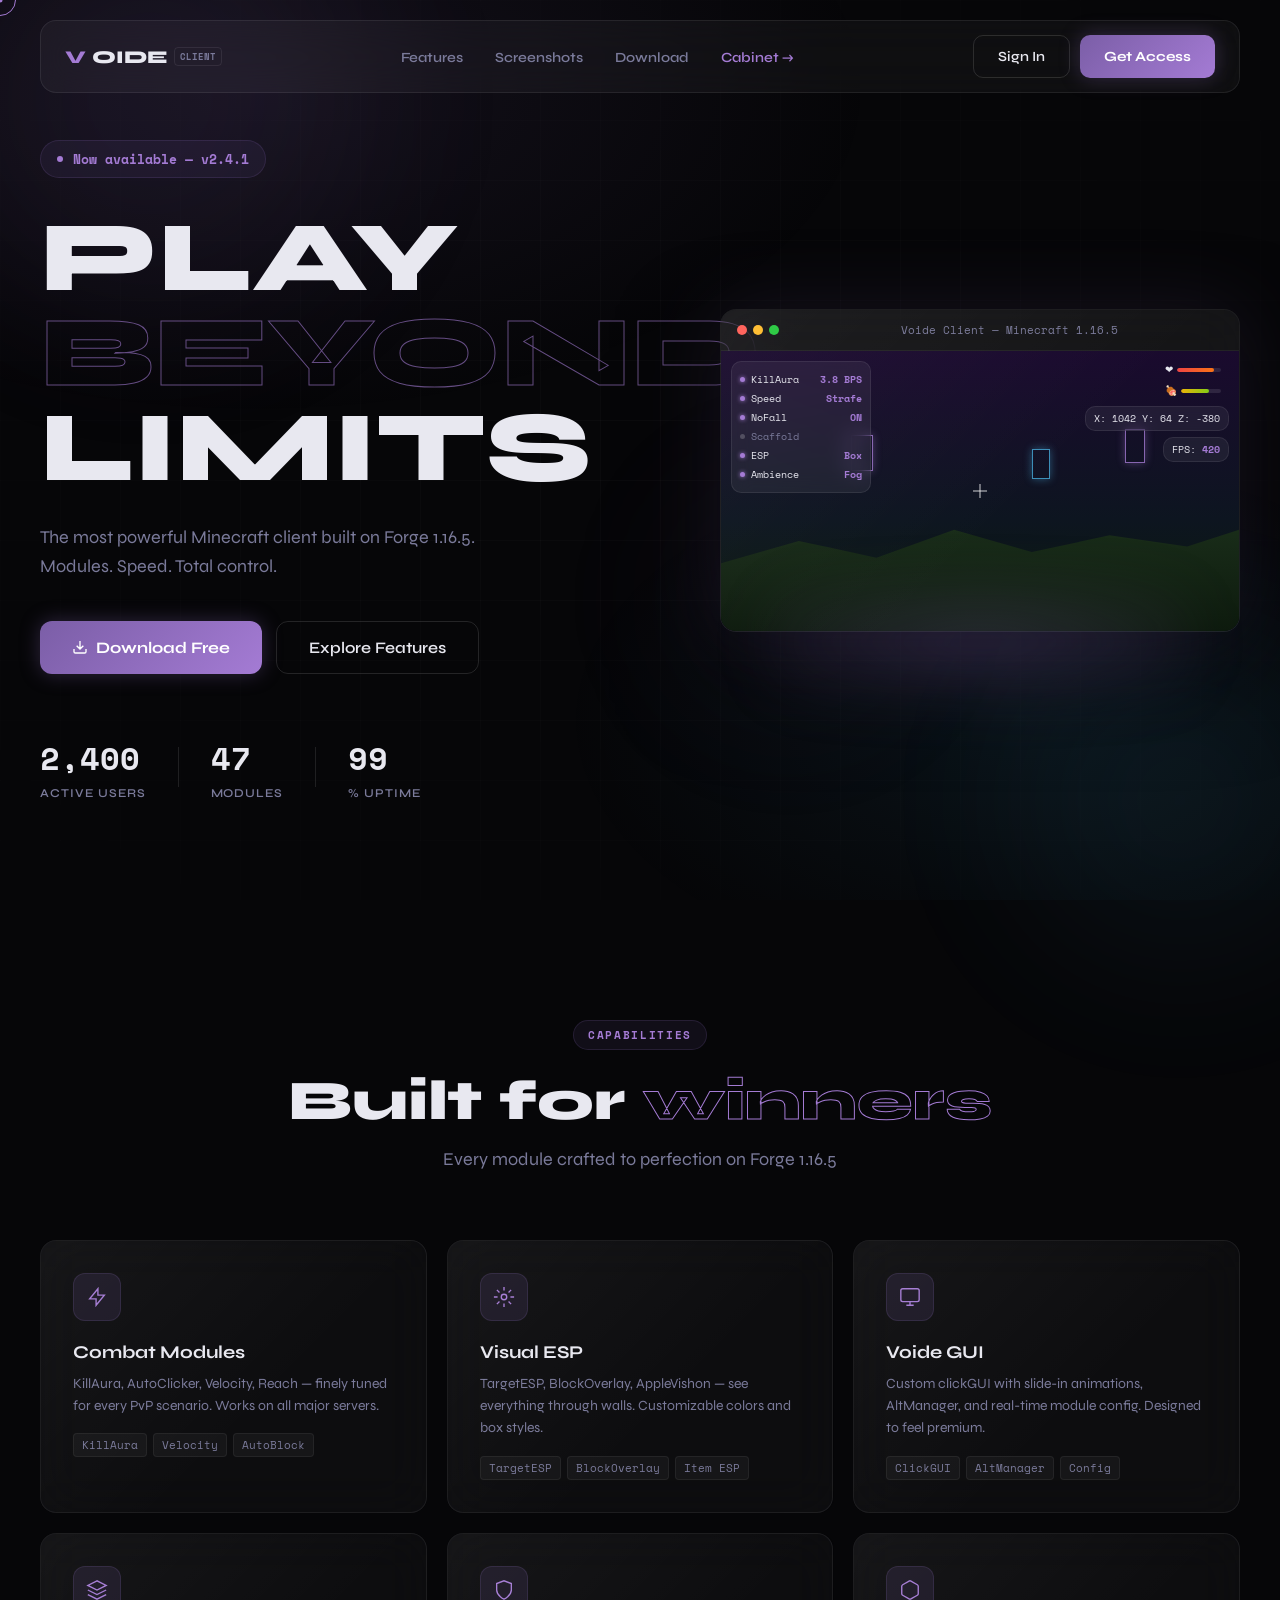
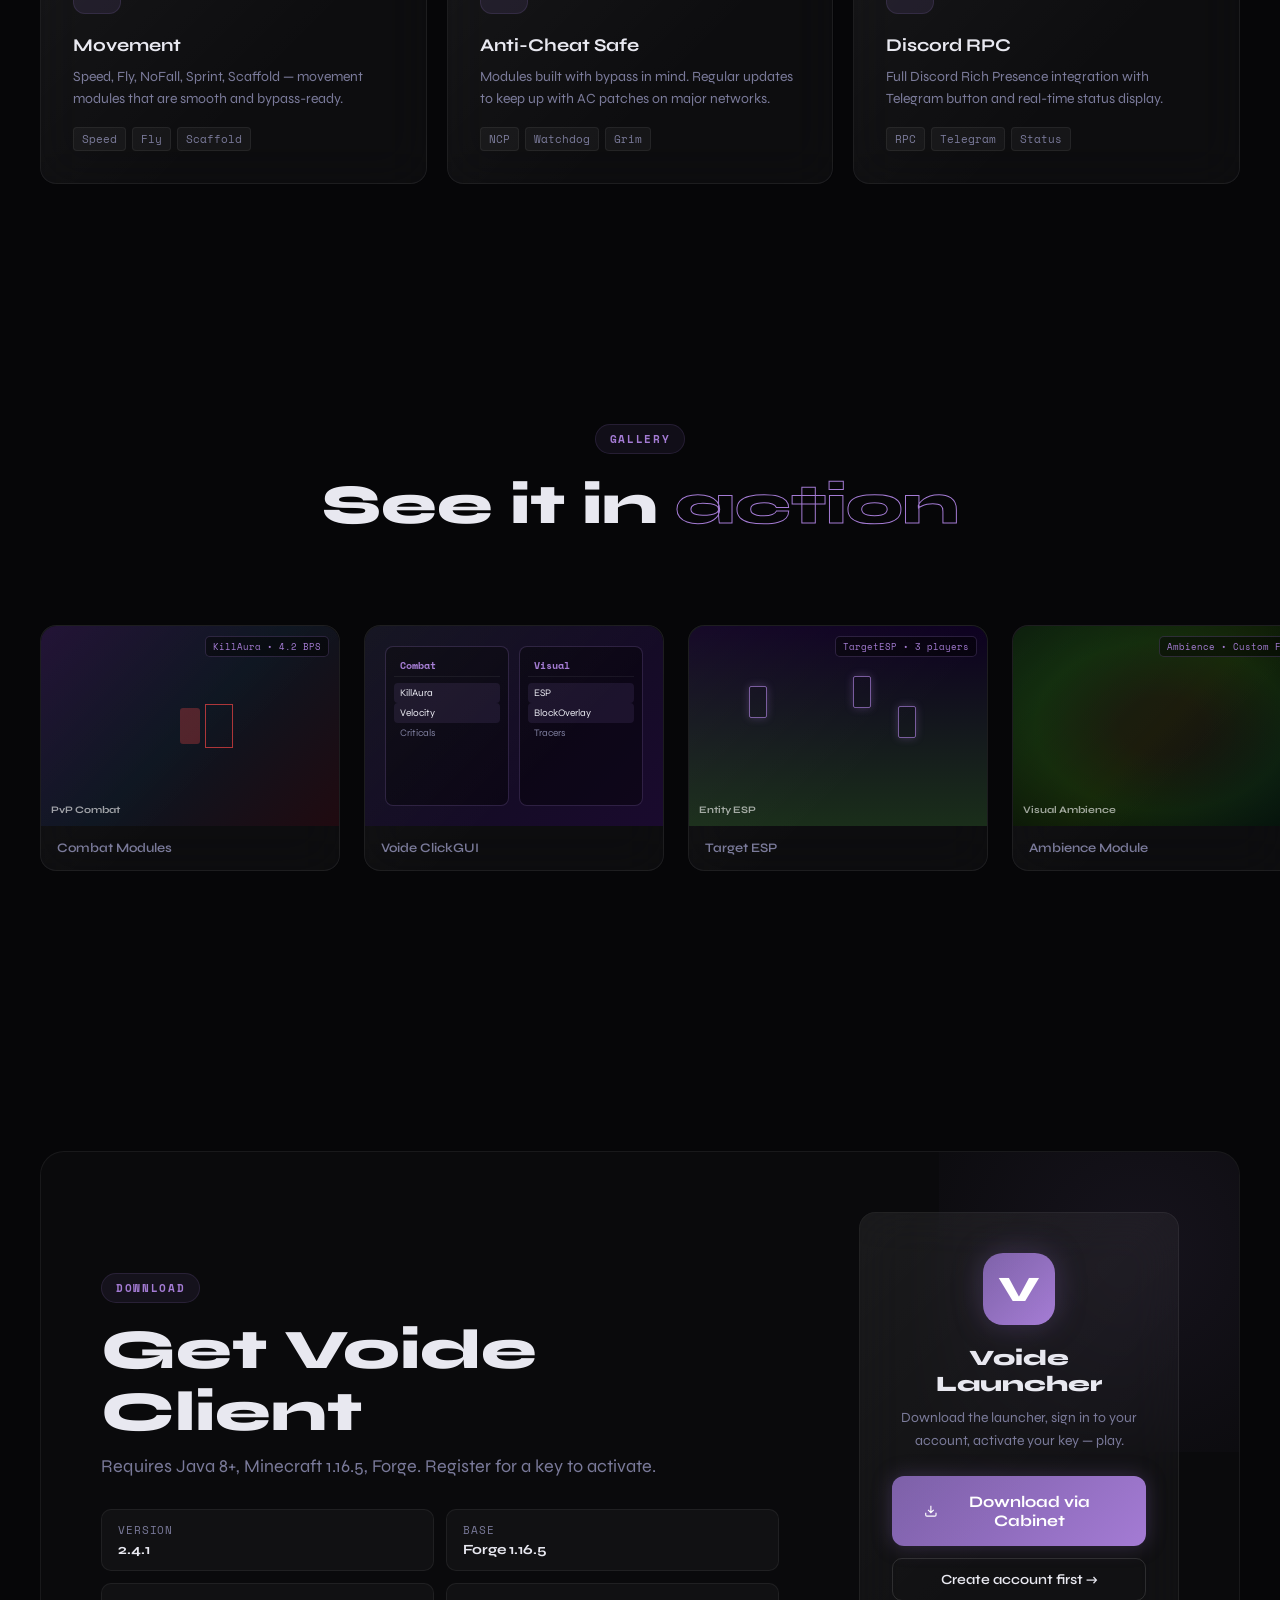
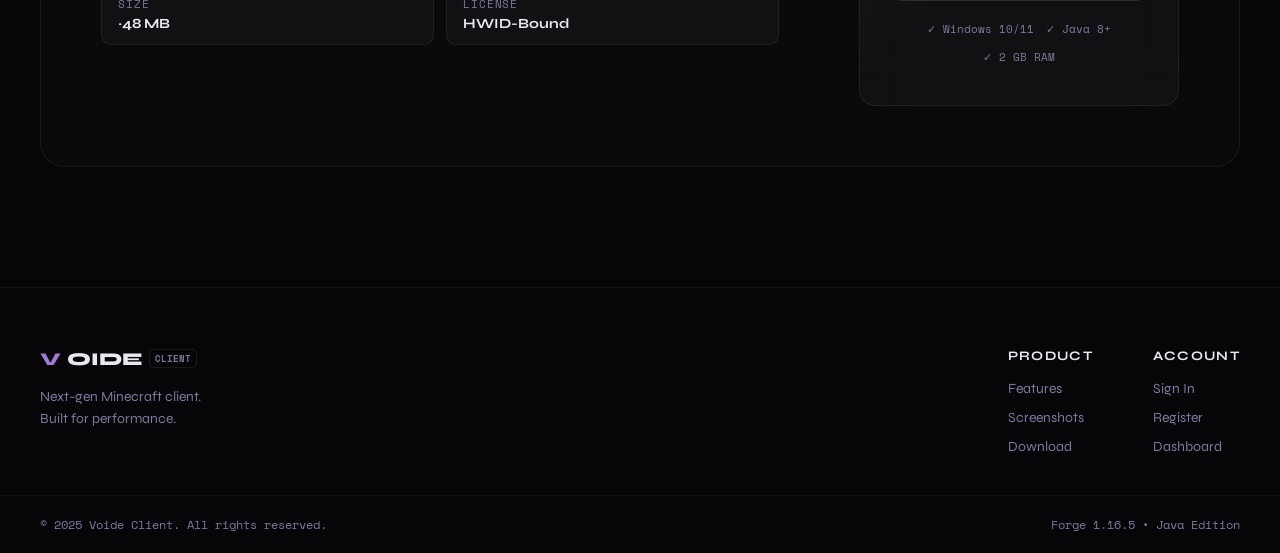
<file: index.html>
<!DOCTYPE html>
<html lang="en">
<head>
  <meta charset="UTF-8">
  <meta name="viewport" content="width=device-width, initial-scale=1.0">
  <title>Voide Client — Next-Gen Minecraft Experience</title>
  <link rel="preconnect" href="https://fonts.googleapis.com">
  <link href="https://fonts.googleapis.com/css2?family=Syne:wght@400;600;700;800&family=Space+Mono:wght@400;700&display=swap" rel="stylesheet">
  <link rel="stylesheet" href="css/main.css">
</head>
<body>

<!-- Animated background -->
<div class="bg-mesh"></div>
<div class="bg-grid"></div>
<div class="orb orb-1"></div>
<div class="orb orb-2"></div>
<div class="orb orb-3"></div>

<!-- Cursor -->
<div class="cursor" id="cursor"></div>
<div class="cursor-dot" id="cursorDot"></div>

<!-- NAV -->
<nav class="nav glass" id="navbar">
  <div class="nav-inner">
    <div class="nav-logo">
      <span class="logo-v">V</span><span class="logo-rest">OIDE</span>
      <div class="logo-badge">CLIENT</div>
    </div>
    <ul class="nav-links">
      <li><a href="#features" class="nav-link">Features</a></li>
      <li><a href="#screenshots" class="nav-link">Screenshots</a></li>
      <li><a href="#download" class="nav-link">Download</a></li>
      <li><a href="pages/dashboard.html" class="nav-link nav-link--cta">Cabinet <span class="cta-arrow">→</span></a></li>
    </ul>
    <div class="nav-actions">
      <a href="pages/login.html" class="btn-ghost">Sign In</a>
      <a href="pages/register.html" class="btn-primary">Get Access</a>
    </div>
  </div>
</nav>

<!-- HERO -->
<section class="hero" id="hero">
  <div class="hero-content">
    <div class="hero-eyebrow">
      <span class="badge-dot"></span>
      <span>Now available — v2.4.1</span>
    </div>
    <h1 class="hero-title">
      <span class="title-line" data-text="PLAY">PLAY</span>
      <span class="title-line title-line--accent" data-text="BEYOND">BEYOND</span>
      <span class="title-line" data-text="LIMITS">LIMITS</span>
    </h1>
    <p class="hero-sub">The most powerful Minecraft client built on Forge 1.16.5.<br>Modules. Speed. Total control.</p>
    <div class="hero-actions">
      <a href="#download" class="btn-primary btn-lg">
        <svg viewBox="0 0 24 24" fill="none" stroke="currentColor" stroke-width="2"><path d="M21 15v4a2 2 0 01-2 2H5a2 2 0 01-2-2v-4M7 10l5 5 5-5M12 15V3"/></svg>
        Download Free
      </a>
      <a href="#features" class="btn-ghost btn-lg">Explore Features</a>
    </div>
    <div class="hero-stats">
      <div class="stat"><span class="stat-num" data-target="2400">0</span><span class="stat-label">Active Users</span></div>
      <div class="stat-divider"></div>
      <div class="stat"><span class="stat-num" data-target="47">0</span><span class="stat-label">Modules</span></div>
      <div class="stat-divider"></div>
      <div class="stat"><span class="stat-num" data-target="99">0</span><span class="stat-label">% Uptime</span></div>
    </div>
  </div>
  <div class="hero-visual">
    <div class="client-preview glass-card">
      <div class="client-topbar">
        <div class="topbar-dots">
          <span class="dot dot--red"></span>
          <span class="dot dot--yellow"></span>
          <span class="dot dot--green"></span>
        </div>
        <span class="topbar-title">Voide Client — Minecraft 1.16.5</span>
      </div>
      <div class="client-screen">
        <div class="client-hud">
          <div class="hud-armor">
            <div class="hud-bar" style="--fill: 85%"><span>❤</span><div class="hud-fill"></div></div>
            <div class="hud-bar" style="--fill: 70%"><span>🍖</span><div class="hud-fill hud-fill--food"></div></div>
          </div>
          <div class="hud-coords glass-micro">X: 1042 Y: 64 Z: -380</div>
          <div class="hud-fps glass-micro">FPS: <span class="fps-num">420</span></div>
        </div>
        <div class="module-list glass-micro">
          <div class="module-item active"><span class="module-dot"></span>KillAura <span class="module-val">3.8 BPS</span></div>
          <div class="module-item active"><span class="module-dot"></span>Speed <span class="module-val">Strafe</span></div>
          <div class="module-item active"><span class="module-dot"></span>NoFall <span class="module-val">ON</span></div>
          <div class="module-item"><span class="module-dot module-dot--off"></span>Scaffold</div>
          <div class="module-item active"><span class="module-dot"></span>ESP <span class="module-val">Box</span></div>
          <div class="module-item active"><span class="module-dot"></span>Ambience <span class="module-val">Fog</span></div>
        </div>
        <div class="client-world">
          <div class="world-sky"></div>
          <div class="world-terrain"></div>
          <div class="esp-box esp-box-1"></div>
          <div class="esp-box esp-box-2"></div>
          <div class="esp-box esp-box-3"></div>
          <div class="crosshair"></div>
        </div>
      </div>
    </div>
    <div class="hero-glow"></div>
  </div>
</section>

<!-- FEATURES -->
<section class="features" id="features">
  <div class="section-header">
    <div class="section-tag">Capabilities</div>
    <h2 class="section-title">Built for <em>winners</em></h2>
    <p class="section-sub">Every module crafted to perfection on Forge 1.16.5</p>
  </div>
  <div class="features-grid">
    <div class="feature-card glass-card" data-delay="0">
      <div class="feature-icon">
        <svg viewBox="0 0 24 24" fill="none" stroke="currentColor" stroke-width="1.5"><path d="M13 10V3L4 14h7v7l9-11h-7z"/></svg>
      </div>
      <h3>Combat Modules</h3>
      <p>KillAura, AutoClicker, Velocity, Reach — finely tuned for every PvP scenario. Works on all major servers.</p>
      <div class="feature-tags"><span>KillAura</span><span>Velocity</span><span>AutoBlock</span></div>
    </div>
    <div class="feature-card glass-card" data-delay="100">
      <div class="feature-icon">
        <svg viewBox="0 0 24 24" fill="none" stroke="currentColor" stroke-width="1.5"><circle cx="12" cy="12" r="3"/><path d="M12 1v4M12 19v4M4.22 4.22l2.83 2.83M16.95 16.95l2.83 2.83M1 12h4M19 12h4M4.22 19.78l2.83-2.83M16.95 7.05l2.83-2.83"/></svg>
      </div>
      <h3>Visual ESP</h3>
      <p>TargetESP, BlockOverlay, AppleVishon — see everything through walls. Customizable colors and box styles.</p>
      <div class="feature-tags"><span>TargetESP</span><span>BlockOverlay</span><span>Item ESP</span></div>
    </div>
    <div class="feature-card glass-card feature-card--wide" data-delay="200">
      <div class="feature-icon">
        <svg viewBox="0 0 24 24" fill="none" stroke="currentColor" stroke-width="1.5"><rect x="2" y="3" width="20" height="14" rx="2"/><path d="M8 21h8M12 17v4"/></svg>
      </div>
      <h3>Voide GUI</h3>
      <p>Custom clickGUI with slide-in animations, AltManager, and real-time module config. Designed to feel premium.</p>
      <div class="feature-tags"><span>ClickGUI</span><span>AltManager</span><span>Config</span></div>
    </div>
    <div class="feature-card glass-card" data-delay="300">
      <div class="feature-icon">
        <svg viewBox="0 0 24 24" fill="none" stroke="currentColor" stroke-width="1.5"><path d="M12 2L2 7l10 5 10-5-10-5zM2 17l10 5 10-5M2 12l10 5 10-5"/></svg>
      </div>
      <h3>Movement</h3>
      <p>Speed, Fly, NoFall, Sprint, Scaffold — movement modules that are smooth and bypass-ready.</p>
      <div class="feature-tags"><span>Speed</span><span>Fly</span><span>Scaffold</span></div>
    </div>
    <div class="feature-card glass-card" data-delay="400">
      <div class="feature-icon">
        <svg viewBox="0 0 24 24" fill="none" stroke="currentColor" stroke-width="1.5"><path d="M12 22s8-4 8-10V5l-8-3-8 3v7c0 6 8 10 8 10z"/></svg>
      </div>
      <h3>Anti-Cheat Safe</h3>
      <p>Modules built with bypass in mind. Regular updates to keep up with AC patches on major networks.</p>
      <div class="feature-tags"><span>NCP</span><span>Watchdog</span><span>Grim</span></div>
    </div>
    <div class="feature-card glass-card" data-delay="0">
      <div class="feature-icon">
        <svg viewBox="0 0 24 24" fill="none" stroke="currentColor" stroke-width="1.5"><path d="M21 16V8a2 2 0 00-1-1.73l-7-4a2 2 0 00-2 0l-7 4A2 2 0 003 8v8a2 2 0 001 1.73l7 4a2 2 0 002 0l7-4A2 2 0 0021 16z"/></svg>
      </div>
      <h3>Discord RPC</h3>
      <p>Full Discord Rich Presence integration with Telegram button and real-time status display.</p>
      <div class="feature-tags"><span>RPC</span><span>Telegram</span><span>Status</span></div>
    </div>
  </div>
</section>

<!-- SCREENSHOTS -->
<section class="screenshots" id="screenshots">
  <div class="section-header">
    <div class="section-tag">Gallery</div>
    <h2 class="section-title">See it in <em>action</em></h2>
  </div>
  <div class="screenshots-track">
    <div class="screenshots-inner" id="screenshotsInner">
      <!-- Screenshots generated as stylized cards -->
      <div class="screenshot-card glass-card">
        <div class="sc-screen sc-pvp">
          <div class="sc-hud-mini">KillAura • 4.2 BPS</div>
          <div class="sc-label">PvP Combat</div>
          <div class="sc-players">
            <div class="sc-player sc-player--enemy"></div>
            <div class="sc-esp-box"></div>
          </div>
        </div>
        <div class="sc-caption">Combat Modules</div>
      </div>
      <div class="screenshot-card glass-card">
        <div class="sc-screen sc-gui">
          <div class="sc-clickgui">
            <div class="sc-panel">
              <div class="sc-panel-title">Combat</div>
              <div class="sc-module on">KillAura</div>
              <div class="sc-module on">Velocity</div>
              <div class="sc-module">Criticals</div>
            </div>
            <div class="sc-panel">
              <div class="sc-panel-title">Visual</div>
              <div class="sc-module on">ESP</div>
              <div class="sc-module on">BlockOverlay</div>
              <div class="sc-module">Tracers</div>
            </div>
          </div>
        </div>
        <div class="sc-caption">Voide ClickGUI</div>
      </div>
      <div class="screenshot-card glass-card">
        <div class="sc-screen sc-esp">
          <div class="sc-world-bg"></div>
          <div class="sc-esp-player" style="left:20%;top:30%"></div>
          <div class="sc-esp-player" style="left:55%;top:25%"></div>
          <div class="sc-esp-player" style="left:70%;top:40%"></div>
          <div class="sc-hud-mini">TargetESP • 3 players</div>
          <div class="sc-label">Entity ESP</div>
        </div>
        <div class="sc-caption">Target ESP</div>
      </div>
      <div class="screenshot-card glass-card">
        <div class="sc-screen sc-ambience">
          <div class="sc-fog"></div>
          <div class="sc-hud-mini">Ambience • Custom Fog</div>
          <div class="sc-label">Visual Ambience</div>
        </div>
        <div class="sc-caption">Ambience Module</div>
      </div>
      <div class="screenshot-card glass-card">
        <div class="sc-screen sc-launcher">
          <div class="sc-launcher-ui">
            <div class="sc-launcher-title">VOIDE</div>
            <div class="sc-progress-ring"></div>
            <div class="sc-launcher-status">Launching...</div>
          </div>
        </div>
        <div class="sc-caption">Python Launcher</div>
      </div>
      <!-- Duplicate for infinite scroll -->
      <div class="screenshot-card glass-card">
        <div class="sc-screen sc-pvp">
          <div class="sc-hud-mini">KillAura • 4.2 BPS</div>
          <div class="sc-label">PvP Combat</div>
          <div class="sc-players">
            <div class="sc-player sc-player--enemy"></div>
            <div class="sc-esp-box"></div>
          </div>
        </div>
        <div class="sc-caption">Combat Modules</div>
      </div>
      <div class="screenshot-card glass-card">
        <div class="sc-screen sc-gui">
          <div class="sc-clickgui">
            <div class="sc-panel">
              <div class="sc-panel-title">Combat</div>
              <div class="sc-module on">KillAura</div>
              <div class="sc-module on">Velocity</div>
              <div class="sc-module">Criticals</div>
            </div>
            <div class="sc-panel">
              <div class="sc-panel-title">Visual</div>
              <div class="sc-module on">ESP</div>
              <div class="sc-module on">BlockOverlay</div>
              <div class="sc-module">Tracers</div>
            </div>
          </div>
        </div>
        <div class="sc-caption">Voide ClickGUI</div>
      </div>
    </div>
  </div>
</section>

<!-- DOWNLOAD -->
<section class="download" id="download">
  <div class="download-inner">
    <div class="download-info">
      <div class="section-tag">Download</div>
      <h2 class="section-title">Get Voide Client</h2>
      <p class="section-sub">Requires Java 8+, Minecraft 1.16.5, Forge. Register for a key to activate.</p>
      <div class="dl-specs">
        <div class="dl-spec"><span class="dl-spec-label">Version</span><span class="dl-spec-val">2.4.1</span></div>
        <div class="dl-spec"><span class="dl-spec-label">Base</span><span class="dl-spec-val">Forge 1.16.5</span></div>
        <div class="dl-spec"><span class="dl-spec-label">Size</span><span class="dl-spec-val">~48 MB</span></div>
        <div class="dl-spec"><span class="dl-spec-label">License</span><span class="dl-spec-val">HWID-Bound</span></div>
      </div>
    </div>
    <div class="download-card glass-card">
      <div class="dl-logo">
        <span class="dl-logo-v">V</span>
      </div>
      <h3>Voide Launcher</h3>
      <p>Download the launcher, sign in to your account, activate your key — play.</p>
      <a href="pages/dashboard.html" class="btn-primary btn-lg dl-btn">
        <svg viewBox="0 0 24 24" fill="none" stroke="currentColor" stroke-width="2"><path d="M21 15v4a2 2 0 01-2 2H5a2 2 0 01-2-2v-4M7 10l5 5 5-5M12 15V3"/></svg>
        Download via Cabinet
      </a>
      <a href="pages/register.html" class="btn-ghost" style="margin-top:12px;width:100%;text-align:center;display:block;">Create account first →</a>
      <div class="dl-requirements">
        <span>✓ Windows 10/11</span>
        <span>✓ Java 8+</span>
        <span>✓ 2 GB RAM</span>
      </div>
    </div>
  </div>
</section>

<!-- FOOTER -->
<footer class="footer">
  <div class="footer-inner">
    <div class="footer-brand">
      <div class="nav-logo">
        <span class="logo-v">V</span><span class="logo-rest">OIDE</span>
        <div class="logo-badge">CLIENT</div>
      </div>
      <p>Next-gen Minecraft client.<br>Built for performance.</p>
    </div>
    <div class="footer-links">
      <div class="footer-col">
        <h4>Product</h4>
        <a href="#features">Features</a>
        <a href="#screenshots">Screenshots</a>
        <a href="#download">Download</a>
      </div>
      <div class="footer-col">
        <h4>Account</h4>
        <a href="pages/login.html">Sign In</a>
        <a href="pages/register.html">Register</a>
        <a href="pages/dashboard.html">Dashboard</a>
      </div>
    </div>
  </div>
  <div class="footer-bottom">
    <span>© 2025 Voide Client. All rights reserved.</span>
    <span>Forge 1.16.5 • Java Edition</span>
  </div>
</footer>

<script src="js/main.js"></script>
</body>
</html>
</file>
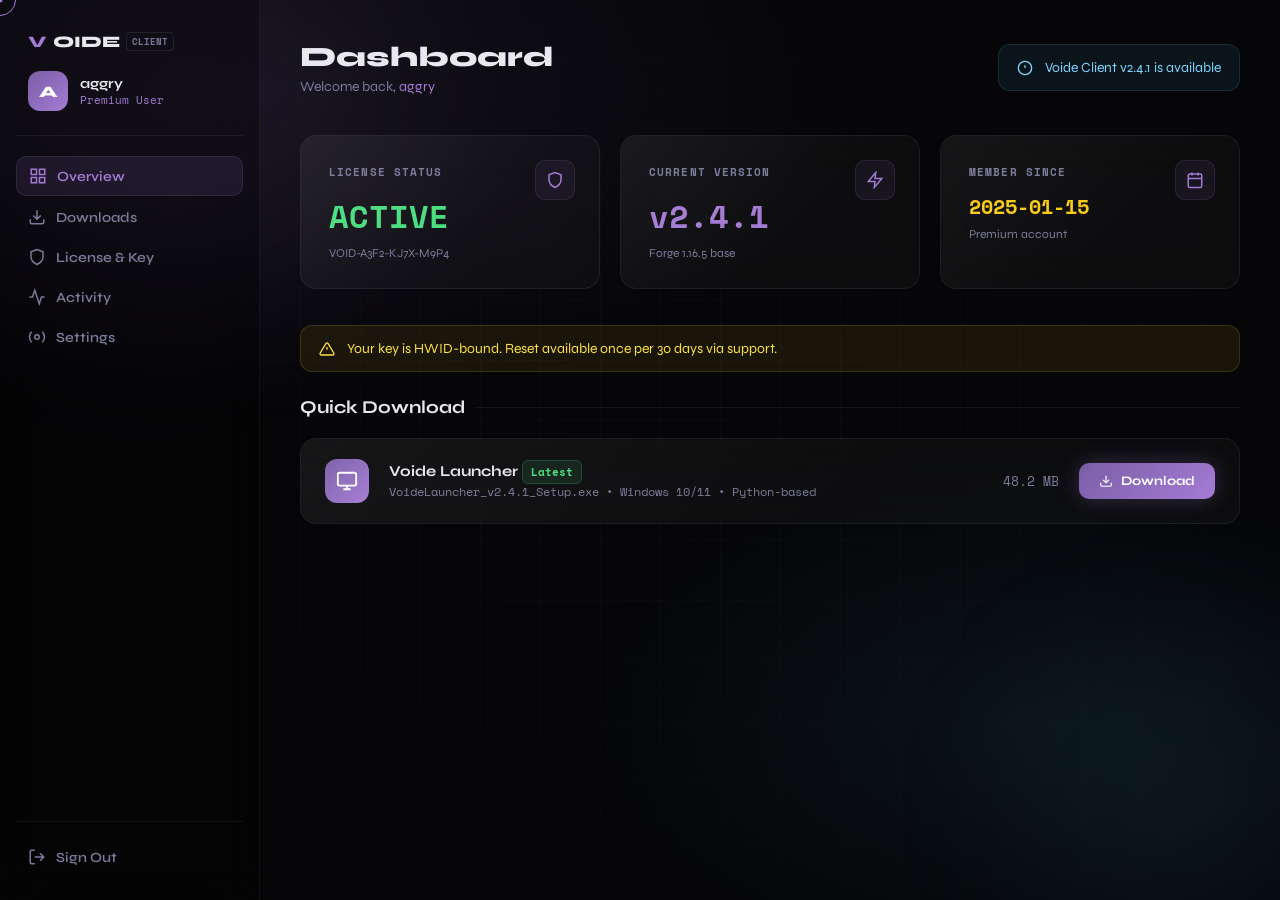
<file: pages/dashboard.html>
<!DOCTYPE html>
<html lang="en">
<head>
  <meta charset="UTF-8">
  <meta name="viewport" content="width=device-width, initial-scale=1.0">
  <title>Dashboard — Voide Client</title>
  <link href="https://fonts.googleapis.com/css2?family=Syne:wght@400;600;700;800&family=Space+Mono:wght@400;700&display=swap" rel="stylesheet">
  <link rel="stylesheet" href="../css/main.css">
  <style>
    body { cursor: none; }
    .tab-content { display: none; }
    .tab-content.active { display: block; }
    .activity-item { display:flex;align-items:center;gap:14px;padding:12px 0;border-bottom:1px solid rgba(255,255,255,0.04); }
    .activity-icon { width:34px;height:34px;border-radius:8px;background:rgba(123,94,167,0.15);border:1px solid rgba(123,94,167,0.2);display:flex;align-items:center;justify-content:center;flex-shrink:0; }
    .activity-icon svg { width:16px;height:16px;color:var(--accent-2); }
    .activity-text { flex:1;font-size:13px;color:var(--text-muted); }
    .activity-text strong { color:var(--text);display:block;margin-bottom:2px; }
    .activity-time { font-size:11px;font-family:var(--font-mono);color:var(--text-muted); }
    .hwid-box { background:rgba(255,255,255,0.03);border:1px solid rgba(255,255,255,0.07);border-radius:10px;padding:14px 16px;font-family:var(--font-mono);font-size:12px;color:var(--text-muted);letter-spacing:1px;margin-top:12px;word-break:break-all; }
    .tag-active { background:rgba(74,222,128,0.1);color:#4ade80;border:1px solid rgba(74,222,128,0.2);font-size:11px;padding:3px 8px;border-radius:6px;font-family:var(--font-mono); }
    .tag-inactive { background:rgba(255,255,255,0.05);color:var(--text-muted);border:1px solid rgba(255,255,255,0.08);font-size:11px;padding:3px 8px;border-radius:6px;font-family:var(--font-mono); }
    .dl-simulate { margin-top:10px;display:none; }
    .dl-bar { height:4px;background:rgba(255,255,255,0.08);border-radius:2px;overflow:hidden; }
    .dl-bar-fill { height:100%;background:linear-gradient(90deg,var(--accent),var(--accent-2));border-radius:2px;width:0%;transition:width 0.3s; }
    .dl-status-text { font-size:11px;font-family:var(--font-mono);color:var(--text-muted);margin-top:6px; }
    .notif { padding:14px 18px;border-radius:12px;margin-bottom:12px;font-size:14px;display:flex;align-items:center;gap:12px; }
    .notif-info { background:rgba(79,195,247,0.08);border:1px solid rgba(79,195,247,0.15);color:#7dd3fc; }
    .notif-warn { background:rgba(250,204,21,0.08);border:1px solid rgba(250,204,21,0.15);color:#fde047; }
    .notif svg { width:16px;height:16px;flex-shrink:0; }
  </style>
</head>
<body>
<div class="bg-mesh"></div>
<div class="bg-grid"></div>
<div class="orb orb-1"></div>
<div class="orb orb-2"></div>
<div class="cursor" id="cursor"></div>
<div class="cursor-dot" id="cursorDot"></div>

<div class="dashboard">
  <!-- SIDEBAR -->
  <aside class="sidebar">
    <div class="sidebar-header">
      <a href="../index.html" class="nav-logo" style="text-decoration:none;color:var(--text);display:flex;align-items:center;gap:6px;font-weight:800;font-size:16px;">
        <span class="logo-v">V</span><span class="logo-rest">OIDE</span>
        <div class="logo-badge">CLIENT</div>
      </a>
      <div class="sidebar-user">
        <div class="user-avatar" id="sidebarAvatar">A</div>
        <div>
          <div class="user-name" id="sidebarName">Loading...</div>
          <div class="user-role">Premium User</div>
        </div>
      </div>
    </div>

    <nav class="sidebar-nav">
      <a class="sidebar-link active" onclick="switchTab('overview')">
        <svg viewBox="0 0 24 24" fill="none" stroke="currentColor" stroke-width="2"><rect x="3" y="3" width="7" height="7"/><rect x="14" y="3" width="7" height="7"/><rect x="14" y="14" width="7" height="7"/><rect x="3" y="14" width="7" height="7"/></svg>
        Overview
      </a>
      <a class="sidebar-link" onclick="switchTab('download')">
        <svg viewBox="0 0 24 24" fill="none" stroke="currentColor" stroke-width="2"><path d="M21 15v4a2 2 0 01-2 2H5a2 2 0 01-2-2v-4M7 10l5 5 5-5M12 15V3"/></svg>
        Downloads
      </a>
      <a class="sidebar-link" onclick="switchTab('license')">
        <svg viewBox="0 0 24 24" fill="none" stroke="currentColor" stroke-width="2"><path d="M12 22s8-4 8-10V5l-8-3-8 3v7c0 6 8 10 8 10z"/></svg>
        License & Key
      </a>
      <a class="sidebar-link" onclick="switchTab('activity')">
        <svg viewBox="0 0 24 24" fill="none" stroke="currentColor" stroke-width="2"><polyline points="22 12 18 12 15 21 9 3 6 12 2 12"/></svg>
        Activity
      </a>
      <a class="sidebar-link" onclick="switchTab('settings')">
        <svg viewBox="0 0 24 24" fill="none" stroke="currentColor" stroke-width="2"><circle cx="12" cy="12" r="3"/><path d="M19.07 4.93a10 10 0 010 14.14M4.93 4.93a10 10 0 000 14.14"/></svg>
        Settings
      </a>
    </nav>

    <div class="sidebar-bottom">
      <a class="sidebar-link" href="login.html" onclick="localStorage.removeItem('voide_user')" style="color:var(--text-muted);">
        <svg viewBox="0 0 24 24" fill="none" stroke="currentColor" stroke-width="2"><path d="M9 21H5a2 2 0 01-2-2V5a2 2 0 012-2h4M16 17l5-5-5-5M21 12H9"/></svg>
        Sign Out
      </a>
    </div>
  </aside>

  <!-- MAIN -->
  <main class="main-content">

    <!-- OVERVIEW TAB -->
    <div class="tab-content active" id="tab-overview">
      <div class="main-header">
        <div>
          <h1 class="main-title">Dashboard</h1>
          <p class="main-sub">Welcome back, <span id="greetName" style="color:var(--accent-2);">User</span></p>
        </div>
        <div class="notif notif-info" style="margin:0;max-width:340px;">
          <svg viewBox="0 0 24 24" fill="none" stroke="currentColor" stroke-width="2"><circle cx="12" cy="12" r="10"/><line x1="12" y1="8" x2="12" y2="12"/><line x1="12" y1="16" x2="12.01" y2="16"/></svg>
          Voide Client v2.4.1 is available
        </div>
      </div>

      <div class="dash-cards">
        <div class="dash-card glass-card">
          <div class="dash-card-label">License Status</div>
          <div class="dash-card-value active" id="cardStatus">ACTIVE</div>
          <div class="dash-card-sub" id="cardKeyShort">VOID-****-****-****</div>
          <div class="dash-card-icon">
            <svg viewBox="0 0 24 24" fill="none" stroke="currentColor" stroke-width="2"><path d="M12 22s8-4 8-10V5l-8-3-8 3v7c0 6 8 10 8 10z"/></svg>
          </div>
        </div>
        <div class="dash-card glass-card">
          <div class="dash-card-label">Current Version</div>
          <div class="dash-card-value" style="color:var(--accent-2)">v2.4.1</div>
          <div class="dash-card-sub">Forge 1.16.5 base</div>
          <div class="dash-card-icon">
            <svg viewBox="0 0 24 24" fill="none" stroke="currentColor" stroke-width="2"><polygon points="13 2 3 14 12 14 11 22 21 10 12 10 13 2"/></svg>
          </div>
        </div>
        <div class="dash-card glass-card">
          <div class="dash-card-label">Member Since</div>
          <div class="dash-card-value warn" style="font-size:20px;" id="cardJoined">2025-01-15</div>
          <div class="dash-card-sub">Premium account</div>
          <div class="dash-card-icon">
            <svg viewBox="0 0 24 24" fill="none" stroke="currentColor" stroke-width="2"><rect x="3" y="4" width="18" height="18" rx="2"/><line x1="16" y1="2" x2="16" y2="6"/><line x1="8" y1="2" x2="8" y2="6"/><line x1="3" y1="10" x2="21" y2="10"/></svg>
          </div>
        </div>
      </div>

      <div class="notif notif-warn" style="margin-bottom:24px;">
        <svg viewBox="0 0 24 24" fill="none" stroke="currentColor" stroke-width="2"><path d="M10.29 3.86L1.82 18a2 2 0 001.71 3h16.94a2 2 0 001.71-3L13.71 3.86a2 2 0 00-3.42 0z"/><line x1="12" y1="9" x2="12" y2="13"/><line x1="12" y1="17" x2="12.01" y2="17"/></svg>
        Your key is HWID-bound. Reset available once per 30 days via support.
      </div>

      <h3 class="dl-section-title">Quick Download</h3>
      <div class="dl-item glass-card">
        <div class="dl-item-icon">
          <svg viewBox="0 0 24 24" fill="none" stroke="currentColor" stroke-width="2"><rect x="2" y="3" width="20" height="14" rx="2"/><path d="M8 21h8M12 17v4"/></svg>
        </div>
        <div class="dl-item-info">
          <div class="dl-item-name">Voide Launcher <span class="tag-active">Latest</span></div>
          <div class="dl-item-meta">VoideLauncher_v2.4.1_Setup.exe • Windows 10/11 • Python-based</div>
          <div class="dl-simulate" id="dlSim1">
            <div class="dl-bar"><div class="dl-bar-fill" id="dlFill1"></div></div>
            <div class="dl-status-text" id="dlStatusText1">Preparing download...</div>
          </div>
        </div>
        <div class="dl-item-size">48.2 MB</div>
        <button class="btn-primary dl-btn-sm" onclick="simulateDownload('1','VoideLauncher_v2.4.1_Setup.exe')">
          <svg viewBox="0 0 24 24" fill="none" stroke="currentColor" stroke-width="2" style="width:14px;height:14px"><path d="M21 15v4a2 2 0 01-2 2H5a2 2 0 01-2-2v-4M7 10l5 5 5-5M12 15V3"/></svg>
          Download
        </button>
      </div>
    </div>

    <!-- DOWNLOAD TAB -->
    <div class="tab-content" id="tab-download">
      <div class="main-header"><div><h1 class="main-title">Downloads</h1><p class="main-sub">All available files for your account</p></div></div>

      <div class="dl-section">
        <h3 class="dl-section-title">Launcher</h3>
        <div class="dl-item glass-card">
          <div class="dl-item-icon"><svg viewBox="0 0 24 24" fill="none" stroke="currentColor" stroke-width="2"><rect x="2" y="3" width="20" height="14" rx="2"/><path d="M8 21h8M12 17v4"/></svg></div>
          <div class="dl-item-info">
            <div class="dl-item-name">Voide Launcher <span class="tag-active">v2.4.1</span></div>
            <div class="dl-item-meta">VoideLauncher_v2.4.1_Setup.exe • Requires Java 8+ and Minecraft 1.16.5</div>
            <div class="dl-simulate" id="dlSim2"><div class="dl-bar"><div class="dl-bar-fill" id="dlFill2"></div></div><div class="dl-status-text" id="dlStatusText2">Preparing...</div></div>
          </div>
          <div class="dl-item-size">48.2 MB</div>
          <button class="btn-primary dl-btn-sm" onclick="simulateDownload('2','VoideLauncher_v2.4.1_Setup.exe')">Download</button>
        </div>
      </div>

      <div class="dl-section">
        <h3 class="dl-section-title">Previous Versions</h3>
        <div class="dl-item glass-card">
          <div class="dl-item-icon" style="background:rgba(255,255,255,0.05);border-color:rgba(255,255,255,0.08)"><svg viewBox="0 0 24 24" fill="none" stroke="currentColor" stroke-width="2" style="color:var(--text-muted)"><rect x="2" y="3" width="20" height="14" rx="2"/><path d="M8 21h8M12 17v4"/></svg></div>
          <div class="dl-item-info">
            <div class="dl-item-name">Voide Launcher <span class="tag-inactive">v2.3.0</span></div>
            <div class="dl-item-meta">VoideLauncher_v2.3.0_Setup.exe • Legacy build</div>
          </div>
          <div class="dl-item-size">44.1 MB</div>
          <button class="btn-ghost dl-btn-sm" onclick="simulateDownload('3','VoideLauncher_v2.3.0_Setup.exe')">Download</button>
        </div>
        <div class="dl-item glass-card" style="margin-top:12px;">
          <div class="dl-item-icon" style="background:rgba(255,255,255,0.05);border-color:rgba(255,255,255,0.08)"><svg viewBox="0 0 24 24" fill="none" stroke="currentColor" stroke-width="2" style="color:var(--text-muted)"><rect x="2" y="3" width="20" height="14" rx="2"/><path d="M8 21h8M12 17v4"/></svg></div>
          <div class="dl-item-info">
            <div class="dl-item-name">Voide Launcher <span class="tag-inactive">v2.2.5</span></div>
            <div class="dl-item-meta">VoideLauncher_v2.2.5_Setup.exe • Legacy build</div>
          </div>
          <div class="dl-item-size">41.8 MB</div>
          <button class="btn-ghost dl-btn-sm" onclick="simulateDownload('4','VoideLauncher_v2.2.5_Setup.exe')">Download</button>
        </div>
      </div>

      <div class="dl-section">
        <h3 class="dl-section-title">Extras</h3>
        <div class="dl-item glass-card">
          <div class="dl-item-icon" style="background:rgba(79,195,247,0.1);border-color:rgba(79,195,247,0.2)"><svg viewBox="0 0 24 24" fill="none" stroke="currentColor" stroke-width="2" style="color:#7dd3fc"><path d="M14 2H6a2 2 0 00-2 2v16a2 2 0 002 2h12a2 2 0 002-2V8z"/><polyline points="14 2 14 8 20 8"/></svg></div>
          <div class="dl-item-info">
            <div class="dl-item-name">Installation Guide <span class="tag-active">PDF</span></div>
            <div class="dl-item-meta">VoideClient_Install_Guide.pdf • Setup instructions + key activation</div>
          </div>
          <div class="dl-item-size">1.2 MB</div>
          <button class="btn-ghost dl-btn-sm" onclick="simulateDownload('5','VoideClient_Install_Guide.pdf')">Download</button>
        </div>
      </div>

      <div style="background:rgba(255,255,255,0.02);border:1px solid rgba(255,255,255,0.06);border-radius:14px;padding:20px 24px;margin-top:8px;">
        <p style="font-size:13px;color:var(--text-muted);line-height:1.6;">
          <strong style="color:var(--text);">How to install:</strong> Download the launcher → Run setup → Sign in with your account → Enter your key → The launcher will download Forge automatically → Play.
        </p>
      </div>
    </div>

    <!-- LICENSE TAB -->
    <div class="tab-content" id="tab-license">
      <div class="main-header"><div><h1 class="main-title">License & Key</h1><p class="main-sub">Manage your activation key and HWID binding</p></div></div>

      <div class="glass-card" style="padding:32px;margin-bottom:24px;">
        <div style="display:flex;align-items:center;justify-content:space-between;margin-bottom:20px;">
          <div>
            <div style="font-size:13px;color:var(--text-muted);font-family:var(--font-mono);text-transform:uppercase;letter-spacing:0.1em;margin-bottom:6px;">Your License Key</div>
            <div style="font-size:22px;font-weight:800;font-family:var(--font-mono);letter-spacing:3px;color:var(--accent-2);" id="displayKey">VOID-XXXX-XXXX-XXXX</div>
          </div>
          <div>
            <span id="licenseTag" class="tag-active">ACTIVE</span>
          </div>
        </div>
        <div style="display:flex;gap:10px;">
          <button class="btn-ghost" style="font-size:13px;padding:10px 18px;" onclick="copyKey()">
            <svg viewBox="0 0 24 24" fill="none" stroke="currentColor" stroke-width="2" style="width:14px;height:14px"><rect x="9" y="9" width="13" height="13" rx="2"/><path d="M5 15H4a2 2 0 01-2-2V4a2 2 0 012-2h9a2 2 0 012 2v1"/></svg>
            Copy Key
          </button>
          <button class="btn-ghost" style="font-size:13px;padding:10px 18px;color:var(--text-muted);" onclick="alert('Key reset request submitted. Available once per 30 days.')">
            Reset HWID
          </button>
        </div>
      </div>

      <div class="glass-card" style="padding:32px;margin-bottom:24px;">
        <div style="font-size:15px;font-weight:700;margin-bottom:16px;">Activate a Key</div>
        <p style="font-size:14px;color:var(--text-muted);margin-bottom:20px;">Have a new key? Enter it below to activate on this HWID.</p>
        <div class="key-input-row">
          <input type="text" class="form-input key-input" id="keyInput" placeholder="VOID-XXXX-XXXX-XXXX" style="font-family:var(--font-mono);letter-spacing:2px;">
          <button class="btn-primary" onclick="activateKey()" style="white-space:nowrap;">Activate Key</button>
        </div>
        <div id="keyMessage" style="margin-top:12px;font-size:13px;font-family:var(--font-mono);display:none;"></div>
      </div>

      <div class="glass-card" style="padding:32px;">
        <div style="font-size:15px;font-weight:700;margin-bottom:16px;">HWID Binding</div>
        <p style="font-size:14px;color:var(--text-muted);margin-bottom:4px;">Your key is bound to this hardware fingerprint. Changing hardware requires a reset.</p>
        <div class="hwid-box" id="hwidDisplay">Generating hardware fingerprint...</div>
        <div style="margin-top:16px;display:flex;align-items:center;gap:8px;">
          <div class="key-status-dot active"></div>
          <span style="font-size:13px;font-family:var(--font-mono);color:var(--text-muted);">Bound and active</span>
        </div>
      </div>
    </div>

    <!-- ACTIVITY TAB -->
    <div class="tab-content" id="tab-activity">
      <div class="main-header"><div><h1 class="main-title">Activity</h1><p class="main-sub">Recent account events</p></div></div>
      <div class="glass-card" style="padding:32px;">
        <div class="activity-item">
          <div class="activity-icon"><svg viewBox="0 0 24 24" fill="none" stroke="currentColor" stroke-width="2"><path d="M21 15v4a2 2 0 01-2 2H5a2 2 0 01-2-2v-4M7 10l5 5 5-5M12 15V3"/></svg></div>
          <div class="activity-text"><strong>Launcher Downloaded</strong>VoideLauncher_v2.4.1_Setup.exe</div>
          <div class="activity-time">Today, 14:32</div>
        </div>
        <div class="activity-item">
          <div class="activity-icon"><svg viewBox="0 0 24 24" fill="none" stroke="currentColor" stroke-width="2"><path d="M12 22s8-4 8-10V5l-8-3-8 3v7c0 6 8 10 8 10z"/></svg></div>
          <div class="activity-text"><strong>Key Activated</strong>HWID bound successfully</div>
          <div class="activity-time">Today, 14:10</div>
        </div>
        <div class="activity-item">
          <div class="activity-icon"><svg viewBox="0 0 24 24" fill="none" stroke="currentColor" stroke-width="2"><path d="M15 3h4a2 2 0 012 2v14a2 2 0 01-2 2h-4M10 17l5-5-5-5M15 12H3"/></svg></div>
          <div class="activity-text"><strong>Signed In</strong>Successful login from Windows</div>
          <div class="activity-time">Today, 14:08</div>
        </div>
        <div class="activity-item">
          <div class="activity-icon"><svg viewBox="0 0 24 24" fill="none" stroke="currentColor" stroke-width="2"><path d="M20 21v-2a4 4 0 00-4-4H8a4 4 0 00-4 4v2M12 11a4 4 0 100-8 4 4 0 000 8z"/></svg></div>
          <div class="activity-text"><strong>Account Created</strong>Registration completed</div>
          <div class="activity-time" id="joinedTime">-</div>
        </div>
        <div class="activity-item" style="border:none;">
          <div class="activity-icon"><svg viewBox="0 0 24 24" fill="none" stroke="currentColor" stroke-width="2"><path d="M21 15v4a2 2 0 01-2 2H5a2 2 0 01-2-2v-4M7 10l5 5 5-5M12 15V3"/></svg></div>
          <div class="activity-text"><strong>Launcher Downloaded</strong>VoideLauncher_v2.3.0_Setup.exe</div>
          <div class="activity-time">2 days ago</div>
        </div>
      </div>
    </div>

    <!-- SETTINGS TAB -->
    <div class="tab-content" id="tab-settings">
      <div class="main-header"><div><h1 class="main-title">Settings</h1><p class="main-sub">Account preferences</p></div></div>
      <div class="glass-card" style="padding:32px;margin-bottom:20px;">
        <div style="font-size:15px;font-weight:700;margin-bottom:20px;">Profile</div>
        <div class="form-group"><label class="form-label">Display Name</label><input type="text" class="form-input" id="settingsName" placeholder="aggry"></div>
        <div class="form-group"><label class="form-label">Email</label><input type="email" class="form-input" id="settingsEmail" placeholder="you@example.com"></div>
        <button class="btn-primary" onclick="saveSettings()">Save Changes</button>
      </div>
      <div class="glass-card" style="padding:32px;margin-bottom:20px;">
        <div style="font-size:15px;font-weight:700;margin-bottom:20px;">Change Password</div>
        <div class="form-group"><label class="form-label">Current Password</label><input type="password" class="form-input" placeholder="••••••••"></div>
        <div class="form-group"><label class="form-label">New Password</label><input type="password" class="form-input" placeholder="••••••••"></div>
        <button class="btn-ghost" onclick="alert('Password updated successfully!')">Update Password</button>
      </div>
      <div class="glass-card" style="padding:32px;border-color:rgba(239,68,68,0.2);">
        <div style="font-size:15px;font-weight:700;margin-bottom:8px;color:#f87171;">Danger Zone</div>
        <p style="font-size:14px;color:var(--text-muted);margin-bottom:20px;">Permanently delete your account and all associated data.</p>
        <button class="btn-ghost" style="border-color:rgba(239,68,68,0.3);color:#f87171;" onclick="alert('Please contact support to delete your account.')">Delete Account</button>
      </div>
    </div>

  </main>
</div>

<script>
// Cursor
const cursor = document.getElementById('cursor');
const cursorDot = document.getElementById('cursorDot');
let mx=0,my=0,cx=0,cy=0;
document.addEventListener('mousemove',e=>{mx=e.clientX;my=e.clientY;});
function animCursor(){cx+=(mx-cx)*0.18;cy+=(my-cy)*0.18;cursor.style.left=cx+'px';cursor.style.top=cy+'px';cursorDot.style.left=mx+'px';cursorDot.style.top=my+'px';requestAnimationFrame(animCursor);}
animCursor();
document.querySelectorAll('a,button,input').forEach(el=>{
  el.addEventListener('mouseenter',()=>cursor.classList.add('cursor--hover'));
  el.addEventListener('mouseleave',()=>cursor.classList.remove('cursor--hover'));
});

// Load user
const raw = localStorage.getItem('voide_user');
const user = raw ? JSON.parse(raw) : { username: 'aggry', key: 'VOID-A3F2-KJ7X-M9P4', keyActive: true, joined: '2025-01-15', email: 'user@example.com' };

document.getElementById('sidebarAvatar').textContent = user.username[0].toUpperCase();
document.getElementById('sidebarName').textContent = user.username;
document.getElementById('greetName').textContent = user.username;
document.getElementById('displayKey').textContent = user.key;
document.getElementById('cardKeyShort').textContent = user.key;
document.getElementById('cardJoined').textContent = user.joined || '2025-01-15';
if (document.getElementById('joinedTime')) document.getElementById('joinedTime').textContent = user.joined || '-';
if (document.getElementById('settingsName')) document.getElementById('settingsName').value = user.username;
if (document.getElementById('settingsEmail')) document.getElementById('settingsEmail').value = user.email || '';

// HWID simulation
const hwid = 'HWID-' + Array.from({length:5}, () => Math.random().toString(16).substring(2,6).toUpperCase()).join('-');
if (document.getElementById('hwidDisplay')) document.getElementById('hwidDisplay').textContent = hwid;

// Key status
if (!user.keyActive) {
  document.getElementById('cardStatus').textContent = 'INACTIVE';
  document.getElementById('cardStatus').className = 'dash-card-value warn';
  document.getElementById('licenseTag').textContent = 'INACTIVE';
  document.getElementById('licenseTag').className = 'tag-inactive';
}

// Tab switching
function switchTab(name) {
  document.querySelectorAll('.tab-content').forEach(t => t.classList.remove('active'));
  document.querySelectorAll('.sidebar-link').forEach(l => l.classList.remove('active'));
  document.getElementById('tab-' + name).classList.add('active');
  event.currentTarget.classList.add('active');
}

// Download simulation
function simulateDownload(id, filename) {
  const sim = document.getElementById('dlSim' + id);
  const fill = document.getElementById('dlFill' + id);
  const txt = document.getElementById('dlStatusText' + id);
  if (!sim) { alert('Downloading ' + filename + '...\n\n(In production, this would trigger a real download)'); return; }
  sim.style.display = 'block';
  let pct = 0;
  const speeds = [2.1, 3.4, 4.8, 3.2, 5.1, 2.8];
  let si = 0;
  const iv = setInterval(() => {
    pct += speeds[si % speeds.length] * 0.6;
    si++;
    if (pct >= 100) { pct = 100; clearInterval(iv); txt.textContent = filename + ' — Download complete ✓'; txt.style.color = '#4ade80'; return; }
    fill.style.width = pct + '%';
    txt.textContent = filename + ' — ' + pct.toFixed(0) + '%  •  ' + speeds[si % speeds.length].toFixed(1) + ' MB/s';
  }, 120);
}

// Copy key
function copyKey() {
  navigator.clipboard.writeText(user.key).then(() => {
    const btn = event.currentTarget; const orig = btn.innerHTML;
    btn.innerHTML = '<svg viewBox="0 0 24 24" fill="none" stroke="currentColor" stroke-width="2" style="width:14px;height:14px"><polyline points="20 6 9 17 4 12"/></svg> Copied!';
    setTimeout(() => btn.innerHTML = orig, 2000);
  });
}

// Activate key
function activateKey() {
  const val = document.getElementById('keyInput').value.trim();
  const msg = document.getElementById('keyMessage');
  msg.style.display = 'block';
  if (!val.match(/^VOID-[A-Z0-9]{4}-[A-Z0-9]{4}-[A-Z0-9]{4}$/i)) {
    msg.textContent = '✗ Invalid key format. Expected: VOID-XXXX-XXXX-XXXX';
    msg.style.color = '#f87171'; return;
  }
  msg.textContent = 'Checking key...'; msg.style.color = 'var(--text-muted)';
  setTimeout(() => {
    msg.textContent = '✓ Key activated and bound to your HWID!'; msg.style.color = '#4ade80';
    user.key = val; user.keyActive = true;
    localStorage.setItem('voide_user', JSON.stringify(user));
    document.getElementById('displayKey').textContent = val;
    document.getElementById('cardStatus').textContent = 'ACTIVE'; document.getElementById('cardStatus').className = 'dash-card-value active';
    document.getElementById('licenseTag').textContent = 'ACTIVE'; document.getElementById('licenseTag').className = 'tag-active';
  }, 1500);
}

function saveSettings() {
  const n = document.getElementById('settingsName').value;
  const e = document.getElementById('settingsEmail').value;
  user.username = n; user.email = e;
  localStorage.setItem('voide_user', JSON.stringify(user));
  document.getElementById('sidebarName').textContent = n;
  document.getElementById('greetName').textContent = n;
  alert('Settings saved!');
}
</script>
</body>
</html>
</file>
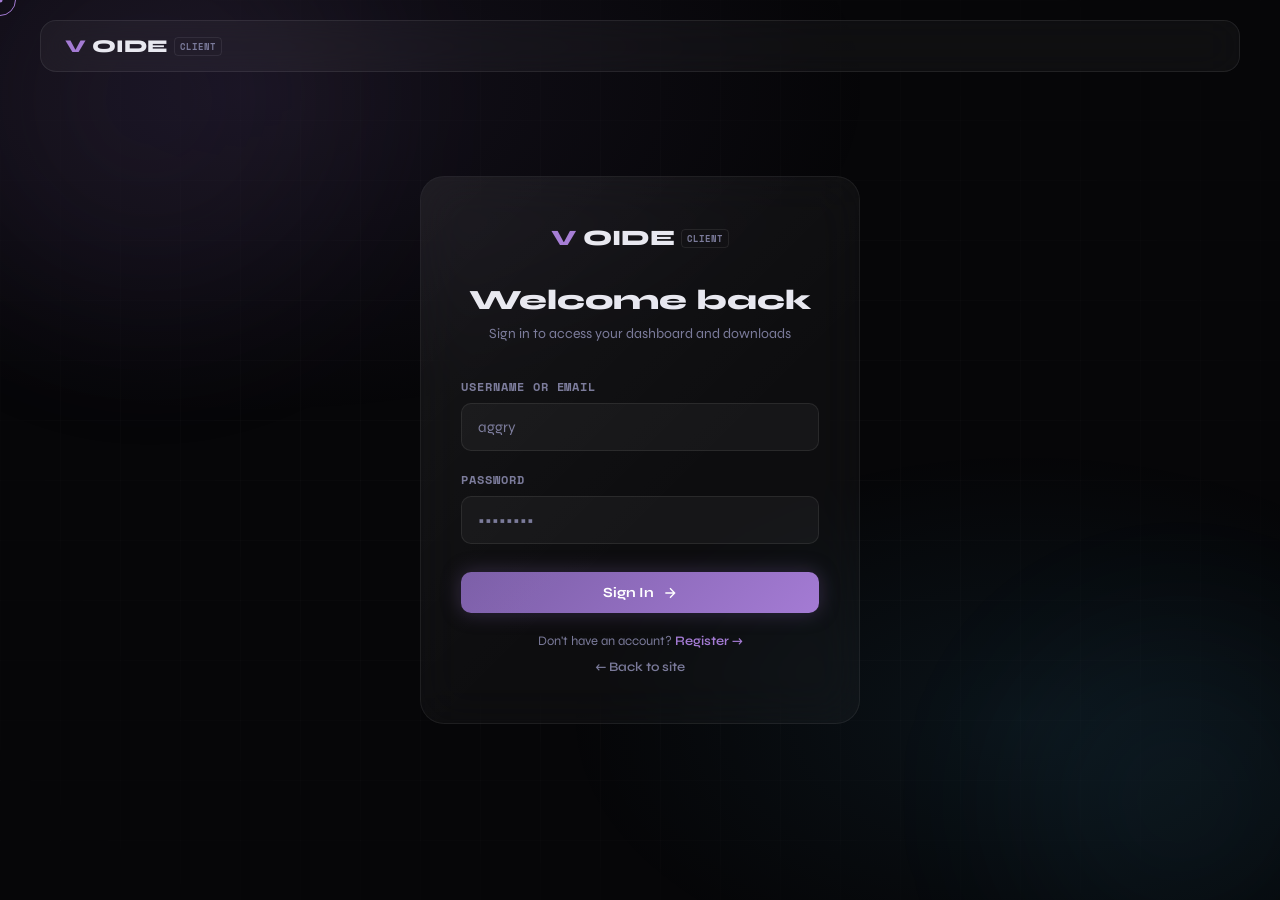
<file: pages/login.html>
<!DOCTYPE html>
<html lang="en">
<head>
  <meta charset="UTF-8">
  <meta name="viewport" content="width=device-width, initial-scale=1.0">
  <title>Sign In — Voide Client</title>
  <link href="https://fonts.googleapis.com/css2?family=Syne:wght@400;600;700;800&family=Space+Mono:wght@400;700&display=swap" rel="stylesheet">
  <link rel="stylesheet" href="../css/main.css">
</head>
<body>
<div class="bg-mesh"></div>
<div class="bg-grid"></div>
<div class="orb orb-1"></div>
<div class="orb orb-2"></div>
<div class="cursor" id="cursor"></div>
<div class="cursor-dot" id="cursorDot"></div>

<nav class="nav glass" style="position:fixed;top:20px;left:50%;transform:translateX(-50%);width:calc(100% - 40px);max-width:1200px;border-radius:16px;z-index:100;">
  <div class="nav-inner">
    <a href="../index.html" class="nav-logo" style="text-decoration:none;color:var(--text);">
      <span class="logo-v">V</span><span class="logo-rest">OIDE</span>
      <div class="logo-badge">CLIENT</div>
    </a>
  </div>
</nav>

<div class="page-body">
  <div class="auth-card glass-card">
    <div class="auth-logo">
      <div class="nav-logo" style="justify-content:center;display:flex;align-items:center;gap:6px;font-weight:800;font-size:22px;">
        <span class="logo-v">V</span><span class="logo-rest">OIDE</span>
        <div class="logo-badge">CLIENT</div>
      </div>
    </div>
    <h1 class="auth-title">Welcome back</h1>
    <p class="auth-sub">Sign in to access your dashboard and downloads</p>

    <div class="form-group">
      <label class="form-label">Username or Email</label>
      <input type="text" class="form-input" id="loginUser" placeholder="aggry" autocomplete="username">
    </div>
    <div class="form-group">
      <label class="form-label">Password</label>
      <input type="password" class="form-input" id="loginPass" placeholder="••••••••" autocomplete="current-password">
      <div class="form-error" id="loginError">Invalid username or password.</div>
    </div>

    <button class="btn-primary btn-full" id="loginBtn" onclick="doLogin()">
      Sign In
      <svg viewBox="0 0 24 24" fill="none" stroke="currentColor" stroke-width="2"><path d="M5 12h14M12 5l7 7-7 7"/></svg>
    </button>

    <p class="auth-divider" style="margin-top:20px;">
      Don't have an account? <a href="register.html">Register →</a>
    </p>
    <p class="auth-divider" style="margin-top:10px;">
      <a href="../index.html" style="color:var(--text-muted);font-size:13px;">← Back to site</a>
    </p>
  </div>
</div>

<script>
// Custom cursor
const cursor = document.getElementById('cursor');
const cursorDot = document.getElementById('cursorDot');
let mx=0,my=0,cx=0,cy=0;
document.addEventListener('mousemove',e=>{mx=e.clientX;my=e.clientY;});
function animCursor(){cx+=(mx-cx)*0.18;cy+=(my-cy)*0.18;cursor.style.left=cx+'px';cursor.style.top=cy+'px';cursorDot.style.left=mx+'px';cursorDot.style.top=my+'px';requestAnimationFrame(animCursor);}
animCursor();
document.querySelectorAll('a,button,input').forEach(el=>{
  el.addEventListener('mouseenter',()=>cursor.classList.add('cursor--hover'));
  el.addEventListener('mouseleave',()=>cursor.classList.remove('cursor--hover'));
});

function doLogin() {
  const user = document.getElementById('loginUser').value.trim();
  const pass = document.getElementById('loginPass').value;
  const err = document.getElementById('loginError');
  const btn = document.getElementById('loginBtn');
  err.classList.remove('show');
  if (!user || !pass) { err.textContent = 'Please fill in all fields.'; err.classList.add('show'); return; }
  btn.textContent = 'Signing in...';
  btn.disabled = true;
  setTimeout(() => {
    // Demo: any login works
    localStorage.setItem('voide_user', JSON.stringify({ username: user, key: 'VOID-XXXX-XXXX-XXXX', keyActive: true, joined: '2025-01-15' }));
    window.location.href = 'dashboard.html';
  }, 1200);
}
document.addEventListener('keydown', e => { if (e.key === 'Enter') doLogin(); });
</script>
</body>
</html>
</file>
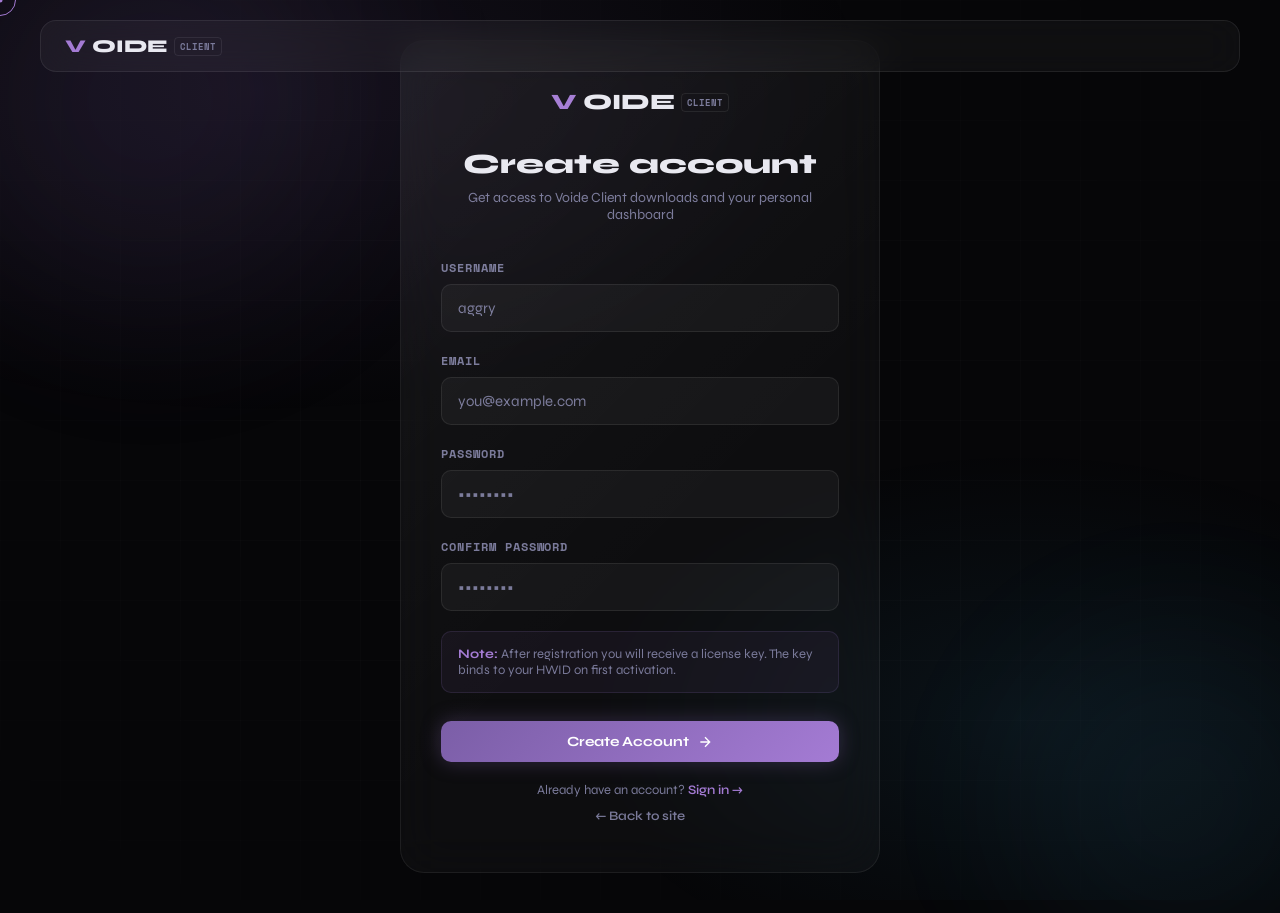
<file: pages/register.html>
<!DOCTYPE html>
<html lang="en">
<head>
  <meta charset="UTF-8">
  <meta name="viewport" content="width=device-width, initial-scale=1.0">
  <title>Register — Voide Client</title>
  <link href="https://fonts.googleapis.com/css2?family=Syne:wght@400;600;700;800&family=Space+Mono:wght@400;700&display=swap" rel="stylesheet">
  <link rel="stylesheet" href="../css/main.css">
</head>
<body>
<div class="bg-mesh"></div>
<div class="bg-grid"></div>
<div class="orb orb-1"></div>
<div class="orb orb-2"></div>
<div class="cursor" id="cursor"></div>
<div class="cursor-dot" id="cursorDot"></div>

<nav class="nav glass" style="position:fixed;top:20px;left:50%;transform:translateX(-50%);width:calc(100% - 40px);max-width:1200px;border-radius:16px;z-index:100;">
  <div class="nav-inner">
    <a href="../index.html" class="nav-logo" style="text-decoration:none;color:var(--text);">
      <span class="logo-v">V</span><span class="logo-rest">OIDE</span>
      <div class="logo-badge">CLIENT</div>
    </a>
  </div>
</nav>

<div class="page-body">
  <div class="auth-card glass-card" style="max-width:480px;">
    <div class="auth-logo">
      <div class="nav-logo" style="justify-content:center;display:flex;align-items:center;gap:6px;font-weight:800;font-size:22px;">
        <span class="logo-v">V</span><span class="logo-rest">OIDE</span>
        <div class="logo-badge">CLIENT</div>
      </div>
    </div>
    <h1 class="auth-title">Create account</h1>
    <p class="auth-sub">Get access to Voide Client downloads and your personal dashboard</p>

    <div class="form-group">
      <label class="form-label">Username</label>
      <input type="text" class="form-input" id="regUser" placeholder="aggry" autocomplete="username">
    </div>
    <div class="form-group">
      <label class="form-label">Email</label>
      <input type="email" class="form-input" id="regEmail" placeholder="you@example.com" autocomplete="email">
    </div>
    <div class="form-group">
      <label class="form-label">Password</label>
      <input type="password" class="form-input" id="regPass" placeholder="••••••••" autocomplete="new-password">
    </div>
    <div class="form-group">
      <label class="form-label">Confirm Password</label>
      <input type="password" class="form-input" id="regPass2" placeholder="••••••••" autocomplete="new-password">
      <div class="form-error" id="regError">Passwords do not match.</div>
    </div>

    <div style="background:rgba(123,94,167,0.08);border:1px solid rgba(123,94,167,0.2);border-radius:10px;padding:14px 16px;margin-bottom:20px;font-size:13px;color:var(--text-muted);">
      <span style="color:var(--accent-2);font-weight:700;">Note:</span> After registration you will receive a license key. The key binds to your HWID on first activation.
    </div>

    <button class="btn-primary btn-full" id="regBtn" onclick="doRegister()">
      Create Account
      <svg viewBox="0 0 24 24" fill="none" stroke="currentColor" stroke-width="2"><path d="M5 12h14M12 5l7 7-7 7"/></svg>
    </button>

    <p class="auth-divider" style="margin-top:20px;">
      Already have an account? <a href="login.html">Sign in →</a>
    </p>
    <p class="auth-divider" style="margin-top:10px;">
      <a href="../index.html" style="color:var(--text-muted);font-size:13px;">← Back to site</a>
    </p>
  </div>
</div>

<script>
const cursor = document.getElementById('cursor');
const cursorDot = document.getElementById('cursorDot');
let mx=0,my=0,cx=0,cy=0;
document.addEventListener('mousemove',e=>{mx=e.clientX;my=e.clientY;});
function animCursor(){cx+=(mx-cx)*0.18;cy+=(my-cy)*0.18;cursor.style.left=cx+'px';cursor.style.top=cy+'px';cursorDot.style.left=mx+'px';cursorDot.style.top=my+'px';requestAnimationFrame(animCursor);}
animCursor();
document.querySelectorAll('a,button,input').forEach(el=>{
  el.addEventListener('mouseenter',()=>cursor.classList.add('cursor--hover'));
  el.addEventListener('mouseleave',()=>cursor.classList.remove('cursor--hover'));
});

function doRegister() {
  const user = document.getElementById('regUser').value.trim();
  const email = document.getElementById('regEmail').value.trim();
  const pass = document.getElementById('regPass').value;
  const pass2 = document.getElementById('regPass2').value;
  const err = document.getElementById('regError');
  const btn = document.getElementById('regBtn');
  err.classList.remove('show');
  if (!user || !email || !pass || !pass2) { err.textContent='Please fill in all fields.'; err.classList.add('show'); return; }
  if (pass !== pass2) { err.textContent='Passwords do not match.'; err.classList.add('show'); return; }
  if (pass.length < 6) { err.textContent='Password must be at least 6 characters.'; err.classList.add('show'); return; }
  btn.textContent='Creating account...'; btn.disabled=true;
  setTimeout(() => {
    const key = 'VOID-' + Array.from({length:3},()=>Math.random().toString(36).substring(2,6).toUpperCase()).join('-');
    localStorage.setItem('voide_user', JSON.stringify({ username: user, email, key, keyActive: false, joined: new Date().toISOString().split('T')[0] }));
    window.location.href = 'dashboard.html';
  }, 1400);
}
</script>
</body>
</html>
</file>
<file: css/main.css>
/* ============================================
   VOIDE CLIENT — Main Stylesheet
   Dark cyberpunk + liquid glass aesthetic
   ============================================ */

@import url('https://fonts.googleapis.com/css2?family=Syne:wght@400;600;700;800&family=Space+Mono:wght@400;700&display=swap');

:root {
  --bg: #060608;
  --bg-2: #0d0d12;
  --accent: #7b5ea7;
  --accent-2: #a47bd4;
  --accent-glow: rgba(123, 94, 167, 0.35);
  --cyan: #4fc3f7;
  --cyan-glow: rgba(79, 195, 247, 0.2);
  --text: #e8e8f0;
  --text-muted: #7a7a9a;
  --glass-bg: rgba(255,255,255,0.04);
  --glass-border: rgba(255,255,255,0.08);
  --glass-blur: blur(20px);
  --font-display: 'Syne', sans-serif;
  --font-mono: 'Space Mono', monospace;
  --r: 16px;
  --r-sm: 10px;
  --transition: 0.35s cubic-bezier(0.4, 0, 0.2, 1);
}

*, *::before, *::after { box-sizing: border-box; margin: 0; padding: 0; }

html { scroll-behavior: smooth; }

body {
  font-family: var(--font-display);
  background: var(--bg);
  color: var(--text);
  overflow-x: hidden;
  cursor: none;
}

/* ── Scrollbar ── */
::-webkit-scrollbar { width: 4px; }
::-webkit-scrollbar-track { background: var(--bg); }
::-webkit-scrollbar-thumb { background: var(--accent); border-radius: 2px; }

/* ── Custom Cursor ── */
.cursor {
  width: 32px; height: 32px;
  border: 1.5px solid var(--accent-2);
  border-radius: 50%;
  position: fixed;
  pointer-events: none;
  z-index: 9999;
  transform: translate(-50%, -50%);
  transition: transform 0.15s ease, opacity 0.3s, width 0.2s, height 0.2s, border-color 0.2s;
  mix-blend-mode: normal;
}
.cursor-dot {
  width: 5px; height: 5px;
  background: var(--accent-2);
  border-radius: 50%;
  position: fixed;
  pointer-events: none;
  z-index: 9999;
  transform: translate(-50%, -50%);
  transition: transform 0.05s ease;
}
.cursor.cursor--hover { width: 48px; height: 48px; border-color: var(--cyan); background: rgba(79,195,247,0.05); }

/* ── Background Effects ── */
.bg-mesh {
  position: fixed; inset: 0; z-index: 0;
  background: radial-gradient(ellipse 80% 60% at 20% 10%, rgba(123,94,167,0.12) 0%, transparent 60%),
              radial-gradient(ellipse 60% 50% at 80% 80%, rgba(79,195,247,0.07) 0%, transparent 60%);
  pointer-events: none;
}
.bg-grid {
  position: fixed; inset: 0; z-index: 0; pointer-events: none;
  background-image: linear-gradient(rgba(255,255,255,0.025) 1px, transparent 1px),
                    linear-gradient(90deg, rgba(255,255,255,0.025) 1px, transparent 1px);
  background-size: 60px 60px;
  mask-image: radial-gradient(ellipse 80% 80% at 50% 50%, black, transparent);
}
.orb {
  position: fixed; border-radius: 50%; pointer-events: none; z-index: 0;
  filter: blur(80px); opacity: 0.4; animation: orbFloat 12s ease-in-out infinite;
}
.orb-1 { width: 500px; height: 500px; background: radial-gradient(circle, rgba(123,94,167,0.3), transparent); top: -150px; left: -100px; animation-delay: 0s; }
.orb-2 { width: 400px; height: 400px; background: radial-gradient(circle, rgba(79,195,247,0.2), transparent); bottom: -100px; right: -100px; animation-delay: -5s; }
.orb-3 { width: 300px; height: 300px; background: radial-gradient(circle, rgba(164,123,212,0.15), transparent); top: 50%; left: 50%; animation-delay: -9s; }

@keyframes orbFloat {
  0%, 100% { transform: translate(0,0) scale(1); }
  33% { transform: translate(30px, -20px) scale(1.05); }
  66% { transform: translate(-20px, 15px) scale(0.97); }
}

/* ── Glass Utility ── */
.glass {
  background: var(--glass-bg);
  backdrop-filter: var(--glass-blur);
  -webkit-backdrop-filter: var(--glass-blur);
  border: 1px solid var(--glass-border);
}
.glass-card {
  background: rgba(255,255,255,0.03);
  backdrop-filter: blur(24px);
  -webkit-backdrop-filter: blur(24px);
  border: 1px solid rgba(255,255,255,0.07);
  border-radius: var(--r);
  position: relative;
  overflow: hidden;
  transition: border-color var(--transition), transform var(--transition), box-shadow var(--transition);
}
.glass-card::before {
  content: '';
  position: absolute; inset: 0;
  background: linear-gradient(135deg, rgba(255,255,255,0.04) 0%, transparent 60%);
  pointer-events: none; z-index: 1;
}
.glass-card:hover {
  border-color: rgba(123,94,167,0.3);
  box-shadow: 0 0 40px rgba(123,94,167,0.1), 0 20px 60px rgba(0,0,0,0.4);
  transform: translateY(-2px);
}
.glass-micro {
  background: rgba(255,255,255,0.06);
  backdrop-filter: blur(10px);
  border: 1px solid rgba(255,255,255,0.08);
  border-radius: var(--r-sm);
  font-family: var(--font-mono);
  font-size: 11px;
}

/* ── Buttons ── */
.btn-primary {
  display: inline-flex; align-items: center; gap: 8px;
  padding: 12px 24px;
  background: linear-gradient(135deg, var(--accent) 0%, var(--accent-2) 100%);
  color: white; border: none; border-radius: 10px;
  font-family: var(--font-display); font-size: 14px; font-weight: 700;
  text-decoration: none; cursor: none;
  transition: var(--transition);
  position: relative; overflow: hidden;
  box-shadow: 0 0 20px var(--accent-glow);
}
.btn-primary::before {
  content: ''; position: absolute; inset: 0;
  background: linear-gradient(135deg, rgba(255,255,255,0.15), transparent);
  opacity: 0; transition: opacity 0.2s;
}
.btn-primary:hover { transform: translateY(-2px); box-shadow: 0 0 40px var(--accent-glow), 0 10px 30px rgba(0,0,0,0.3); }
.btn-primary:hover::before { opacity: 1; }
.btn-primary svg { width: 16px; height: 16px; }
.btn-primary.btn-lg { padding: 16px 32px; font-size: 16px; border-radius: 12px; }
.btn-ghost {
  display: inline-flex; align-items: center; gap: 8px;
  padding: 12px 24px;
  background: transparent; color: var(--text);
  border: 1px solid rgba(255,255,255,0.12); border-radius: 10px;
  font-family: var(--font-display); font-size: 14px; font-weight: 600;
  text-decoration: none; cursor: none;
  transition: var(--transition);
}
.btn-ghost:hover { border-color: rgba(255,255,255,0.3); background: rgba(255,255,255,0.04); }
.btn-ghost.btn-lg { padding: 16px 32px; font-size: 16px; border-radius: 12px; }

/* ── Navigation ── */
.nav {
  position: fixed; top: 20px; left: 50%; transform: translateX(-50%);
  width: calc(100% - 40px); max-width: 1200px;
  border-radius: 16px; z-index: 100;
  transition: var(--transition);
}
.nav.scrolled { background: rgba(6,6,8,0.8); border-color: rgba(255,255,255,0.1); }
.nav-inner {
  display: flex; align-items: center; gap: 32px;
  padding: 14px 24px;
}
.nav-logo {
  display: flex; align-items: center; gap: 6px;
  font-weight: 800; font-size: 18px; text-decoration: none; color: var(--text);
  flex-shrink: 0;
}
.logo-v { color: var(--accent-2); }
.logo-badge {
  font-size: 9px; font-family: var(--font-mono); color: var(--text-muted);
  border: 1px solid var(--glass-border); border-radius: 4px; padding: 2px 5px;
}
.nav-links { display: flex; align-items: center; gap: 4px; list-style: none; flex: 1; justify-content: center; }
.nav-link {
  color: var(--text-muted); text-decoration: none; font-size: 14px; font-weight: 600;
  padding: 8px 14px; border-radius: 8px; transition: var(--transition);
  cursor: none;
}
.nav-link:hover { color: var(--text); background: rgba(255,255,255,0.05); }
.nav-link--cta { color: var(--accent-2); }
.nav-link--cta:hover { background: rgba(123,94,167,0.1); }
.cta-arrow { transition: transform 0.2s; display: inline-block; }
.nav-link--cta:hover .cta-arrow { transform: translateX(3px); }
.nav-actions { display: flex; gap: 10px; flex-shrink: 0; }

/* ── Hero ── */
.hero {
  min-height: 100vh; display: flex; align-items: center;
  padding: 120px 40px 80px;
  max-width: 1300px; margin: 0 auto;
  gap: 80px; position: relative; z-index: 1;
}
.hero-content { flex: 1; min-width: 0; }
.hero-eyebrow {
  display: inline-flex; align-items: center; gap: 10px;
  padding: 8px 16px; border-radius: 100px;
  background: rgba(123,94,167,0.1); border: 1px solid rgba(123,94,167,0.2);
  font-size: 13px; font-weight: 600; color: var(--accent-2);
  margin-bottom: 32px; font-family: var(--font-mono);
  animation: fadeInUp 0.8s ease both;
}
.badge-dot { width: 6px; height: 6px; background: var(--accent-2); border-radius: 50%; animation: pulse 2s ease-in-out infinite; }
@keyframes pulse { 0%,100%{box-shadow:0 0 0 0 rgba(164,123,212,0.6)} 50%{box-shadow:0 0 0 6px rgba(164,123,212,0)} }

.hero-title { font-size: clamp(56px, 8vw, 100px); font-weight: 800; line-height: 0.95; margin-bottom: 28px; }
.title-line {
  display: block;
  animation: fadeInUp 0.8s ease both;
  position: relative;
}
.title-line:nth-child(1) { animation-delay: 0.1s; }
.title-line:nth-child(2) { animation-delay: 0.2s; color: transparent; -webkit-text-stroke: 1px rgba(164,123,212,0.6); }
.title-line:nth-child(3) { animation-delay: 0.3s; }

.hero-sub {
  font-size: 18px; color: var(--text-muted); line-height: 1.6; margin-bottom: 40px;
  animation: fadeInUp 0.8s 0.4s ease both;
}
.hero-actions {
  display: flex; gap: 14px; margin-bottom: 60px;
  animation: fadeInUp 0.8s 0.5s ease both;
}
.hero-stats {
  display: flex; align-items: center; gap: 32px;
  animation: fadeInUp 0.8s 0.6s ease both;
}
.stat { display: flex; flex-direction: column; gap: 4px; }
.stat-num {
  font-size: 32px; font-weight: 800; color: var(--text);
  font-family: var(--font-mono);
}
.stat-label { font-size: 12px; color: var(--text-muted); font-weight: 600; text-transform: uppercase; letter-spacing: 0.08em; }
.stat-divider { width: 1px; height: 40px; background: rgba(255,255,255,0.1); }

@keyframes fadeInUp { from{opacity:0;transform:translateY(24px)} to{opacity:1;transform:translateY(0)} }

/* ── Client Preview ── */
.hero-visual {
  flex: 1; max-width: 520px; position: relative;
  animation: fadeInUp 0.8s 0.3s ease both;
}
.client-preview {
  width: 100%; border-radius: 16px;
  box-shadow: 0 0 80px rgba(123,94,167,0.15), 0 40px 100px rgba(0,0,0,0.5);
}
.client-topbar {
  display: flex; align-items: center; gap: 16px;
  padding: 12px 16px;
  border-bottom: 1px solid rgba(255,255,255,0.06);
  background: rgba(255,255,255,0.03);
}
.topbar-dots { display: flex; gap: 6px; }
.dot { width: 10px; height: 10px; border-radius: 50%; }
.dot--red { background: #ff5f57; }
.dot--yellow { background: #febc2e; }
.dot--green { background: #28c840; }
.topbar-title { font-size: 11px; font-family: var(--font-mono); color: var(--text-muted); flex: 1; text-align: center; }
.client-screen { height: 280px; position: relative; overflow: hidden; background: #0a0a14; }
.client-world { position: absolute; inset: 0; }
.world-sky { position: absolute; inset: 0; background: linear-gradient(to bottom, #1a0a2e 0%, #0d1520 60%, #0a1a0a 100%); }
.world-terrain { position: absolute; bottom: 0; left: 0; right: 0; height: 40%; background: linear-gradient(to bottom, #1a2e1a, #0d1a0d); clip-path: polygon(0 40%, 15% 20%, 30% 35%, 45% 10%, 60% 30%, 75% 15%, 90% 25%, 100% 10%, 100% 100%, 0 100%); }

.esp-box {
  position: absolute; border: 1.5px solid rgba(164,123,212,0.8);
  animation: espFlicker 3s ease-in-out infinite;
}
.esp-box-1 { width: 22px; height: 36px; top: 30%; left: 25%; box-shadow: 0 0 8px rgba(164,123,212,0.4); }
.esp-box-2 { width: 18px; height: 30px; top: 35%; left: 60%; box-shadow: 0 0 8px rgba(79,195,247,0.4); border-color: rgba(79,195,247,0.7); animation-delay: -1s; }
.esp-box-3 { width: 20px; height: 34px; top: 28%; left: 78%; box-shadow: 0 0 8px rgba(164,123,212,0.4); animation-delay: -2s; }
@keyframes espFlicker { 0%,100%{opacity:1}50%{opacity:0.7} }

.crosshair {
  position: absolute; top: 50%; left: 50%; transform: translate(-50%,-50%);
  width: 14px; height: 14px;
}
.crosshair::before, .crosshair::after { content:''; position:absolute; background:rgba(255,255,255,0.8); }
.crosshair::before { width:14px; height:1px; top:50%; left:0; transform:translateY(-50%); }
.crosshair::after { width:1px; height:14px; left:50%; top:0; transform:translateX(-50%); }

.client-hud { position: absolute; top: 10px; right: 10px; display: flex; flex-direction: column; gap: 6px; align-items: flex-end; z-index: 2; }
.hud-coords, .hud-fps { padding: 4px 8px; font-size: 10px; }
.fps-num { color: var(--accent-2); font-weight: 700; }
.hud-armor { display: flex; flex-direction: column; gap: 3px; }
.hud-bar { display: flex; align-items: center; gap: 4px; font-size: 10px; padding: 3px 8px; }
.hud-fill { flex: 1; height: 4px; background: rgba(255,255,255,0.1); border-radius: 2px; min-width: 40px; position: relative; overflow: hidden; }
.hud-fill::after { content:''; position:absolute; inset:0; width:var(--fill); background:linear-gradient(90deg,#ef4444,#f97316); border-radius:2px; }
.hud-fill--food::after { background:linear-gradient(90deg,#eab308,#84cc16); }

.module-list { position: absolute; top: 10px; left: 10px; padding: 8px; z-index: 2; min-width: 140px; }
.module-item { display: flex; align-items: center; gap: 6px; font-size: 10px; padding: 2px 0; color: var(--text-muted); }
.module-item.active { color: var(--text); }
.module-dot { width: 5px; height: 5px; border-radius: 50%; background: var(--accent-2); flex-shrink: 0; box-shadow: 0 0 4px var(--accent-2); }
.module-dot--off { background: rgba(255,255,255,0.2); box-shadow: none; }
.module-val { margin-left: auto; color: var(--accent-2); font-weight: 700; }

.hero-glow {
  position: absolute; bottom: -60px; left: 50%; transform: translateX(-50%);
  width: 80%; height: 100px;
  background: radial-gradient(ellipse, rgba(123,94,167,0.3), transparent);
  filter: blur(30px); pointer-events: none;
}

/* ── Sections ── */
.features, .screenshots, .download {
  position: relative; z-index: 1;
  padding: 120px 40px;
  max-width: 1300px; margin: 0 auto;
}
.section-header { text-align: center; margin-bottom: 70px; }
.section-tag {
  display: inline-block; font-size: 11px; font-weight: 700; letter-spacing: 0.15em;
  text-transform: uppercase; color: var(--accent-2); font-family: var(--font-mono);
  padding: 6px 14px; border-radius: 100px;
  background: rgba(123,94,167,0.1); border: 1px solid rgba(123,94,167,0.2);
  margin-bottom: 20px;
}
.section-title { font-size: clamp(36px, 5vw, 56px); font-weight: 800; margin-bottom: 16px; line-height: 1.1; }
.section-title em { font-style: normal; color: transparent; -webkit-text-stroke: 1px var(--accent-2); }
.section-sub { font-size: 18px; color: var(--text-muted); }

/* ── Features Grid ── */
.features-grid {
  display: grid; grid-template-columns: repeat(3, 1fr);
  gap: 20px;
}
.feature-card {
  padding: 32px; position: relative; overflow: hidden;
  opacity: 0; animation: fadeInUp 0.6s ease both;
}
.feature-card.visible { opacity: 1; }
.feature-card--wide { grid-column: span 1; }
.feature-icon {
  width: 48px; height: 48px; border-radius: 12px;
  background: rgba(123,94,167,0.15); border: 1px solid rgba(123,94,167,0.2);
  display: flex; align-items: center; justify-content: center;
  margin-bottom: 20px; transition: var(--transition);
}
.feature-card:hover .feature-icon { background: rgba(123,94,167,0.25); box-shadow: 0 0 20px var(--accent-glow); }
.feature-icon svg { width: 22px; height: 22px; color: var(--accent-2); }
.feature-card h3 { font-size: 18px; font-weight: 700; margin-bottom: 10px; }
.feature-card p { font-size: 14px; color: var(--text-muted); line-height: 1.6; margin-bottom: 16px; }
.feature-tags { display: flex; flex-wrap: wrap; gap: 6px; }
.feature-tags span {
  font-size: 11px; font-family: var(--font-mono); color: var(--text-muted);
  padding: 3px 8px; border-radius: 4px;
  background: rgba(255,255,255,0.04); border: 1px solid rgba(255,255,255,0.06);
}
.feature-card::after {
  content: ''; position: absolute; bottom: 0; left: 0; right: 0; height: 2px;
  background: linear-gradient(90deg, transparent, var(--accent), transparent);
  opacity: 0; transition: opacity var(--transition);
}
.feature-card:hover::after { opacity: 1; }

/* ── Screenshots ── */
.screenshots { overflow: hidden; }
.screenshots-track {
  overflow: hidden; position: relative; margin: 0 -40px;
}
.screenshots-inner {
  display: flex; gap: 24px; padding: 20px 40px 40px;
  animation: scrollTrack 30s linear infinite;
  width: max-content;
}
.screenshots-inner:hover { animation-play-state: paused; }
@keyframes scrollTrack { from{transform:translateX(0)} to{transform:translateX(-50%)} }
.screenshot-card {
  width: 300px; flex-shrink: 0; overflow: hidden;
  transition: transform 0.3s ease, box-shadow 0.3s ease;
}
.screenshot-card:hover { transform: translateY(-8px) scale(1.02); box-shadow: 0 20px 60px rgba(123,94,167,0.2); }
.sc-screen {
  height: 200px; position: relative; overflow: hidden;
  border-radius: var(--r) var(--r) 0 0;
}
.sc-pvp { background: linear-gradient(135deg, #1a0a2e 0%, #0d1520 50%, #200a10 100%); }
.sc-gui { background: linear-gradient(135deg, #0d0d1a 0%, #1a0a2e 100%); }
.sc-esp { background: linear-gradient(135deg, #0a1520 0%, #0d0d1a 100%); }
.sc-ambience { background: linear-gradient(135deg, #0a1a0a 0%, #1a1a0a 50%, #0a0a1a 100%); }
.sc-launcher { background: linear-gradient(135deg, #060608 0%, #1a0a2e 100%); display:flex; align-items:center; justify-content:center; }
.sc-hud-mini {
  position: absolute; top: 10px; right: 10px;
  font-size: 9px; font-family: var(--font-mono); color: var(--accent-2);
  padding: 3px 7px; border-radius: 5px;
  background: rgba(0,0,0,0.5); border: 1px solid rgba(123,94,167,0.3);
}
.sc-label {
  position: absolute; bottom: 10px; left: 10px;
  font-size: 10px; font-weight: 700; color: rgba(255,255,255,0.6);
}
.sc-caption { padding: 14px 16px; font-size: 13px; font-weight: 600; color: var(--text-muted); }
.sc-players { position: absolute; inset: 0; display: flex; align-items: center; justify-content: center; }
.sc-player--enemy { width: 20px; height: 36px; background: rgba(239,68,68,0.3); border-radius: 3px; }
.sc-esp-box { position: absolute; top: 50%; left: 55%; width: 28px; height: 44px; border: 1.5px solid rgba(239,68,68,0.7); transform: translateY(-50%); }
.sc-clickgui { display: flex; gap: 10px; padding: 20px; height: 100%; }
.sc-panel { flex: 1; background: rgba(0,0,0,0.4); border: 1px solid rgba(123,94,167,0.3); border-radius: 8px; padding: 8px; }
.sc-panel-title { font-size: 10px; font-weight: 700; color: var(--accent-2); font-family: var(--font-mono); padding: 3px 6px; margin-bottom: 6px; border-bottom: 1px solid rgba(255,255,255,0.06); }
.sc-module { font-size: 10px; padding: 4px 6px; border-radius: 4px; color: var(--text-muted); }
.sc-module.on { color: var(--text); background: rgba(123,94,167,0.15); }
.sc-world-bg { position: absolute; inset: 0; background: linear-gradient(to bottom, #0d0020 0%, #1a2e1a 100%); }
.sc-esp-player { position: absolute; width: 18px; height: 32px; border: 1.5px solid rgba(164,123,212,0.7); border-radius: 2px; box-shadow: 0 0 8px rgba(164,123,212,0.3); }
.sc-fog { position: absolute; inset: 0; background: radial-gradient(ellipse at center, transparent 20%, rgba(0,100,0,0.2) 60%, rgba(0,20,0,0.6) 100%); }
.sc-launcher-ui { text-align: center; }
.sc-launcher-title { font-size: 28px; font-weight: 800; color: var(--accent-2); letter-spacing: 4px; margin-bottom: 12px; }
.sc-progress-ring {
  width: 48px; height: 48px; border-radius: 50%; margin: 0 auto 8px;
  border: 3px solid rgba(123,94,167,0.2);
  border-top-color: var(--accent-2);
  animation: spin 1.2s linear infinite;
}
@keyframes spin { to{transform:rotate(360deg)} }
.sc-launcher-status { font-size: 10px; font-family: var(--font-mono); color: var(--text-muted); }

/* ── Download ── */
.download { padding: 120px 40px; }
.download-inner {
  display: flex; align-items: center; gap: 80px;
  background: rgba(255,255,255,0.02); border: 1px solid rgba(255,255,255,0.06);
  border-radius: 24px; padding: 60px;
  position: relative; overflow: hidden;
}
.download-inner::before {
  content: ''; position: absolute; top: -100px; right: -100px;
  width: 400px; height: 400px;
  background: radial-gradient(circle, rgba(123,94,167,0.1), transparent);
  pointer-events: none;
}
.download-info { flex: 1; }
.download-info .section-tag { margin-bottom: 16px; }
.download-info .section-title { text-align: left; margin-bottom: 12px; }
.download-info .section-sub { text-align: left; margin-bottom: 32px; }
.dl-specs { display: grid; grid-template-columns: 1fr 1fr; gap: 12px; }
.dl-spec {
  display: flex; flex-direction: column; gap: 3px;
  padding: 12px 16px; border-radius: 10px;
  background: rgba(255,255,255,0.03); border: 1px solid rgba(255,255,255,0.06);
}
.dl-spec-label { font-size: 11px; color: var(--text-muted); font-family: var(--font-mono); text-transform: uppercase; letter-spacing: 0.08em; }
.dl-spec-val { font-size: 14px; font-weight: 700; color: var(--text); }
.download-card { flex: 0 0 320px; padding: 40px 32px; text-align: center; }
.dl-logo {
  width: 72px; height: 72px; border-radius: 20px; margin: 0 auto 20px;
  background: linear-gradient(135deg, var(--accent), var(--accent-2));
  display: flex; align-items: center; justify-content: center;
  box-shadow: 0 0 30px var(--accent-glow);
}
.dl-logo-v { font-size: 36px; font-weight: 800; color: white; }
.download-card h3 { font-size: 22px; font-weight: 800; margin-bottom: 10px; }
.download-card p { font-size: 14px; color: var(--text-muted); line-height: 1.6; margin-bottom: 24px; }
.dl-btn { width: 100%; justify-content: center; }
.dl-requirements { display: flex; gap: 12px; justify-content: center; flex-wrap: wrap; margin-top: 20px; }
.dl-requirements span { font-size: 11px; color: var(--text-muted); font-family: var(--font-mono); }

/* ── Footer ── */
.footer { border-top: 1px solid rgba(255,255,255,0.06); position: relative; z-index: 1; }
.footer-inner { max-width: 1300px; margin: 0 auto; padding: 60px 40px 40px; display: flex; justify-content: space-between; gap: 60px; }
.footer-brand p { font-size: 14px; color: var(--text-muted); line-height: 1.6; margin-top: 16px; }
.footer-links { display: flex; gap: 60px; }
.footer-col { display: flex; flex-direction: column; gap: 12px; }
.footer-col h4 { font-size: 13px; font-weight: 700; color: var(--text); text-transform: uppercase; letter-spacing: 0.1em; margin-bottom: 4px; }
.footer-col a { font-size: 14px; color: var(--text-muted); text-decoration: none; transition: color 0.2s; cursor: none; }
.footer-col a:hover { color: var(--text); }
.footer-bottom { max-width: 1300px; margin: 0 auto; padding: 20px 40px; border-top: 1px solid rgba(255,255,255,0.04); display: flex; justify-content: space-between; font-size: 12px; color: var(--text-muted); font-family: var(--font-mono); }

/* ── Shared Page Styles ── */
.page-body {
  min-height: 100vh; display: flex; align-items: center; justify-content: center;
  padding: 40px 20px; position: relative; z-index: 1;
}
.auth-card {
  width: 100%; max-width: 440px;
  padding: 48px 40px; border-radius: 24px;
  position: relative;
}
.auth-logo { text-align: center; margin-bottom: 32px; }
.auth-logo .nav-logo { justify-content: center; font-size: 22px; }
.auth-title { font-size: 28px; font-weight: 800; text-align: center; margin-bottom: 8px; }
.auth-sub { font-size: 14px; color: var(--text-muted); text-align: center; margin-bottom: 36px; }
.form-group { margin-bottom: 20px; }
.form-label { display: block; font-size: 12px; font-weight: 700; color: var(--text-muted); text-transform: uppercase; letter-spacing: 0.08em; font-family: var(--font-mono); margin-bottom: 8px; }
.form-input {
  width: 100%; padding: 14px 16px;
  background: rgba(255,255,255,0.04); border: 1px solid rgba(255,255,255,0.08);
  border-radius: 10px; color: var(--text); font-size: 15px; font-family: var(--font-display);
  outline: none; transition: var(--transition);
}
.form-input:focus { border-color: rgba(123,94,167,0.5); box-shadow: 0 0 0 3px rgba(123,94,167,0.1); background: rgba(255,255,255,0.06); }
.form-input::placeholder { color: var(--text-muted); }
.btn-full { width: 100%; justify-content: center; margin-top: 8px; }
.auth-divider { text-align: center; font-size: 13px; color: var(--text-muted); margin-top: 24px; }
.auth-divider a { color: var(--accent-2); text-decoration: none; font-weight: 600; }
.auth-divider a:hover { text-decoration: underline; }
.form-error { font-size: 12px; color: #f87171; margin-top: 6px; display: none; }
.form-error.show { display: block; }

/* ── Dashboard ── */
.dashboard { display: flex; min-height: 100vh; position: relative; z-index: 1; }
.sidebar {
  width: 260px; flex-shrink: 0;
  padding: 24px 16px; display: flex; flex-direction: column; gap: 4px;
  border-right: 1px solid rgba(255,255,255,0.06);
  background: rgba(0,0,0,0.3); backdrop-filter: blur(20px);
}
.sidebar-header { padding: 8px 12px 24px; display: flex; flex-direction: column; gap: 20px; border-bottom: 1px solid rgba(255,255,255,0.06); margin-bottom: 16px; }
.sidebar-user { display: flex; align-items: center; gap: 12px; }
.user-avatar {
  width: 40px; height: 40px; border-radius: 12px;
  background: linear-gradient(135deg, var(--accent), var(--accent-2));
  display: flex; align-items: center; justify-content: center;
  font-weight: 800; font-size: 16px; color: white; flex-shrink: 0;
}
.user-name { font-size: 14px; font-weight: 700; }
.user-role { font-size: 11px; color: var(--accent-2); font-family: var(--font-mono); }
.sidebar-nav { display: flex; flex-direction: column; gap: 2px; flex: 1; }
.sidebar-link {
  display: flex; align-items: center; gap: 10px; padding: 10px 12px; border-radius: 10px;
  color: var(--text-muted); text-decoration: none; font-size: 14px; font-weight: 600;
  transition: var(--transition); cursor: pointer; border: none; background: transparent; width: 100%;
}
.sidebar-link svg { width: 18px; height: 18px; flex-shrink: 0; }
.sidebar-link:hover, .sidebar-link.active { color: var(--text); background: rgba(255,255,255,0.05); }
.sidebar-link.active { background: rgba(123,94,167,0.15); color: var(--accent-2); border: 1px solid rgba(123,94,167,0.2); }
.sidebar-bottom { margin-top: auto; padding-top: 16px; border-top: 1px solid rgba(255,255,255,0.06); }

.main-content { flex: 1; padding: 40px; overflow-y: auto; }
.main-header { display: flex; align-items: center; justify-content: space-between; margin-bottom: 40px; }
.main-title { font-size: 28px; font-weight: 800; }
.main-sub { font-size: 14px; color: var(--text-muted); margin-top: 4px; }

.dash-cards { display: grid; grid-template-columns: repeat(3, 1fr); gap: 20px; margin-bottom: 36px; }
.dash-card { padding: 28px; position: relative; overflow: hidden; }
.dash-card-label { font-size: 11px; font-weight: 700; text-transform: uppercase; letter-spacing: 0.1em; color: var(--text-muted); font-family: var(--font-mono); margin-bottom: 12px; }
.dash-card-value { font-size: 32px; font-weight: 800; font-family: var(--font-mono); }
.dash-card-value.active { color: #4ade80; }
.dash-card-value.warn { color: #facc15; }
.dash-card-sub { font-size: 12px; color: var(--text-muted); margin-top: 6px; }
.dash-card-icon {
  position: absolute; top: 24px; right: 24px;
  width: 40px; height: 40px; border-radius: 10px;
  background: rgba(123,94,167,0.1); border: 1px solid rgba(123,94,167,0.2);
  display: flex; align-items: center; justify-content: center;
}
.dash-card-icon svg { width: 18px; height: 18px; color: var(--accent-2); }

.dl-section { margin-bottom: 36px; }
.dl-section-title { font-size: 18px; font-weight: 700; margin-bottom: 20px; display: flex; align-items: center; gap: 10px; }
.dl-section-title::after { content:''; flex:1; height:1px; background:rgba(255,255,255,0.06); }

.dl-item { display: flex; align-items: center; gap: 20px; padding: 20px 24px; margin-bottom: 12px; }
.dl-item-icon { width: 44px; height: 44px; border-radius: 12px; background: linear-gradient(135deg, var(--accent), var(--accent-2)); display: flex; align-items: center; justify-content: center; flex-shrink: 0; }
.dl-item-icon svg { width: 22px; height: 22px; color: white; }
.dl-item-info { flex: 1; }
.dl-item-name { font-size: 15px; font-weight: 700; margin-bottom: 3px; }
.dl-item-meta { font-size: 12px; color: var(--text-muted); font-family: var(--font-mono); }
.dl-item-size { font-size: 13px; color: var(--text-muted); font-family: var(--font-mono); }
.dl-btn-sm { padding: 10px 20px; font-size: 13px; white-space: nowrap; }
.dl-progress { width: 100%; height: 3px; background: rgba(255,255,255,0.06); border-radius: 2px; margin-top: 10px; overflow: hidden; display: none; }
.dl-progress-bar { height: 100%; background: linear-gradient(90deg, var(--accent), var(--accent-2)); border-radius: 2px; width: 0%; transition: width 0.3s; }

.key-section { margin-bottom: 36px; }
.key-input-row { display: flex; gap: 12px; }
.key-input { flex: 1; font-family: var(--font-mono); letter-spacing: 2px; }
.key-status { display: flex; align-items: center; gap: 8px; margin-top: 12px; font-size: 13px; font-family: var(--font-mono); }
.key-status-dot { width: 8px; height: 8px; border-radius: 50%; }
.key-status-dot.active { background: #4ade80; box-shadow: 0 0 8px rgba(74,222,128,0.5); animation: pulse 2s infinite; }
.key-status-dot.inactive { background: var(--text-muted); }
</file>
